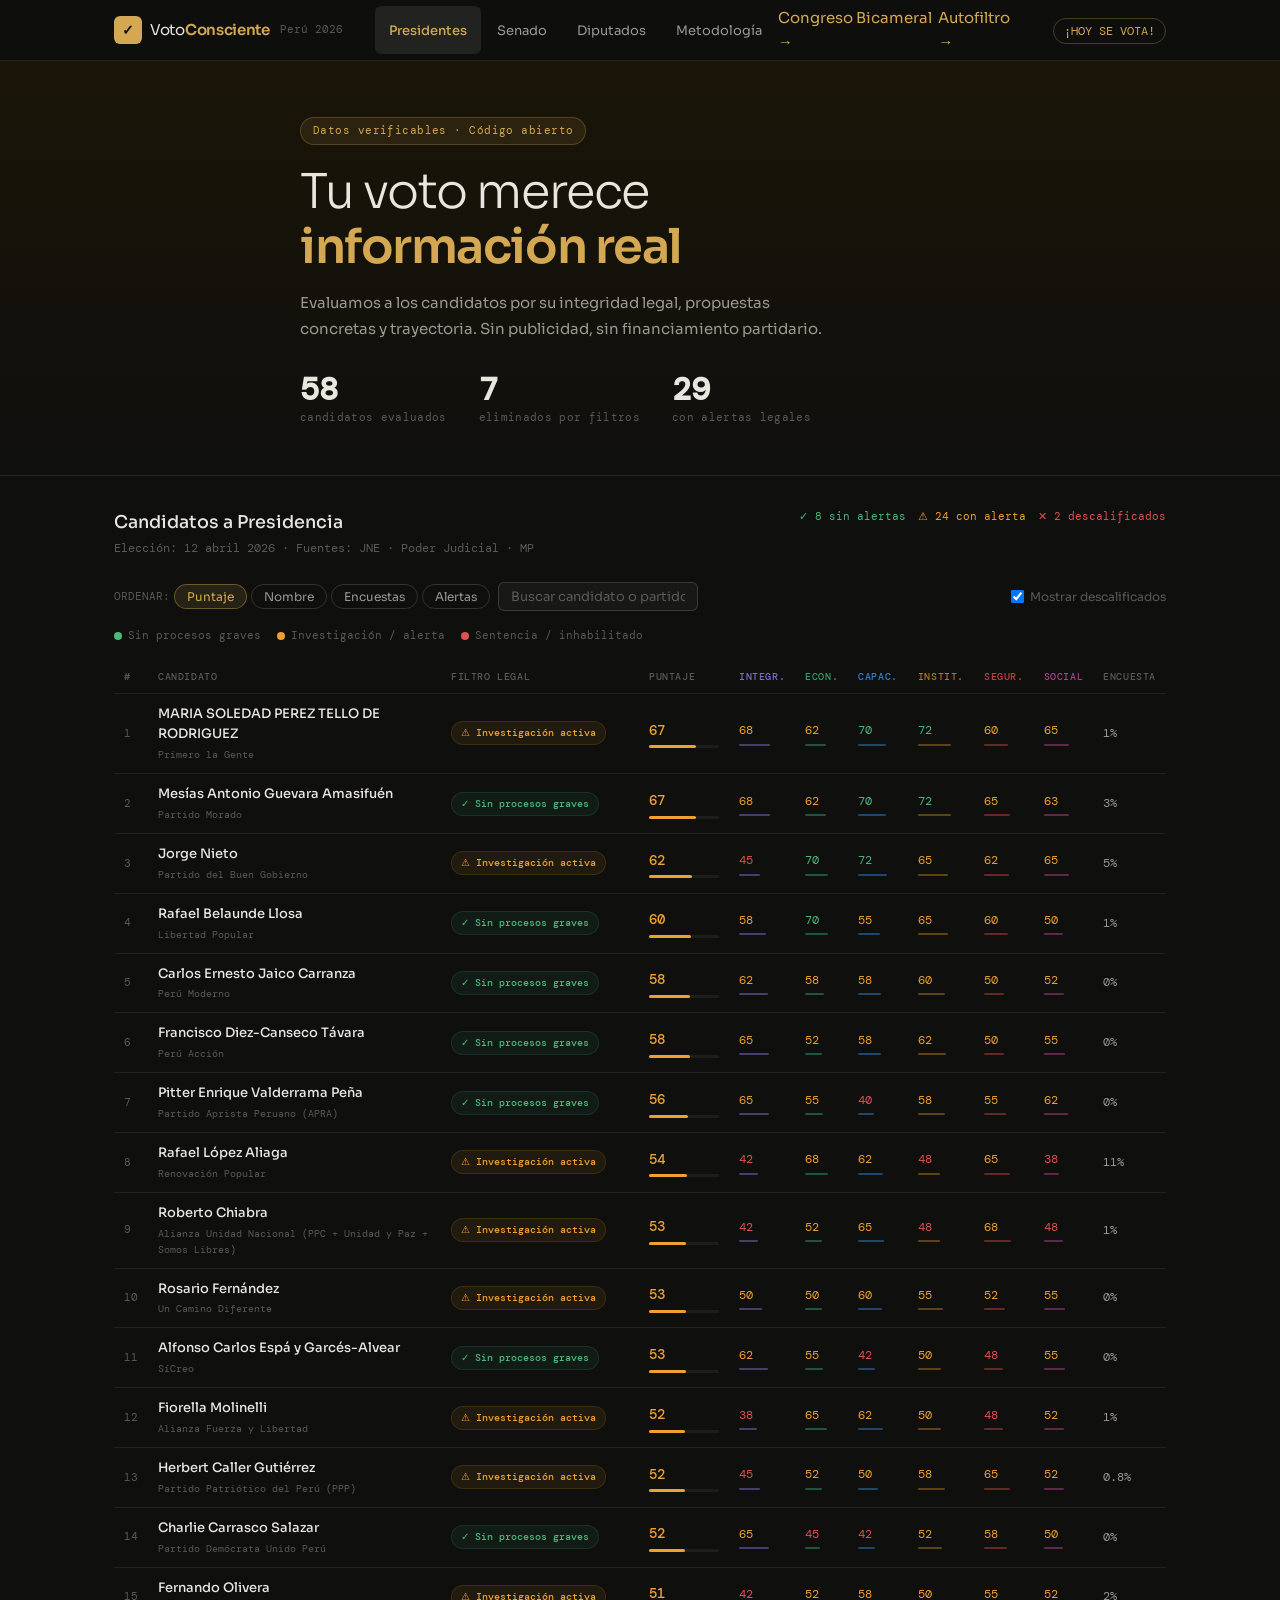
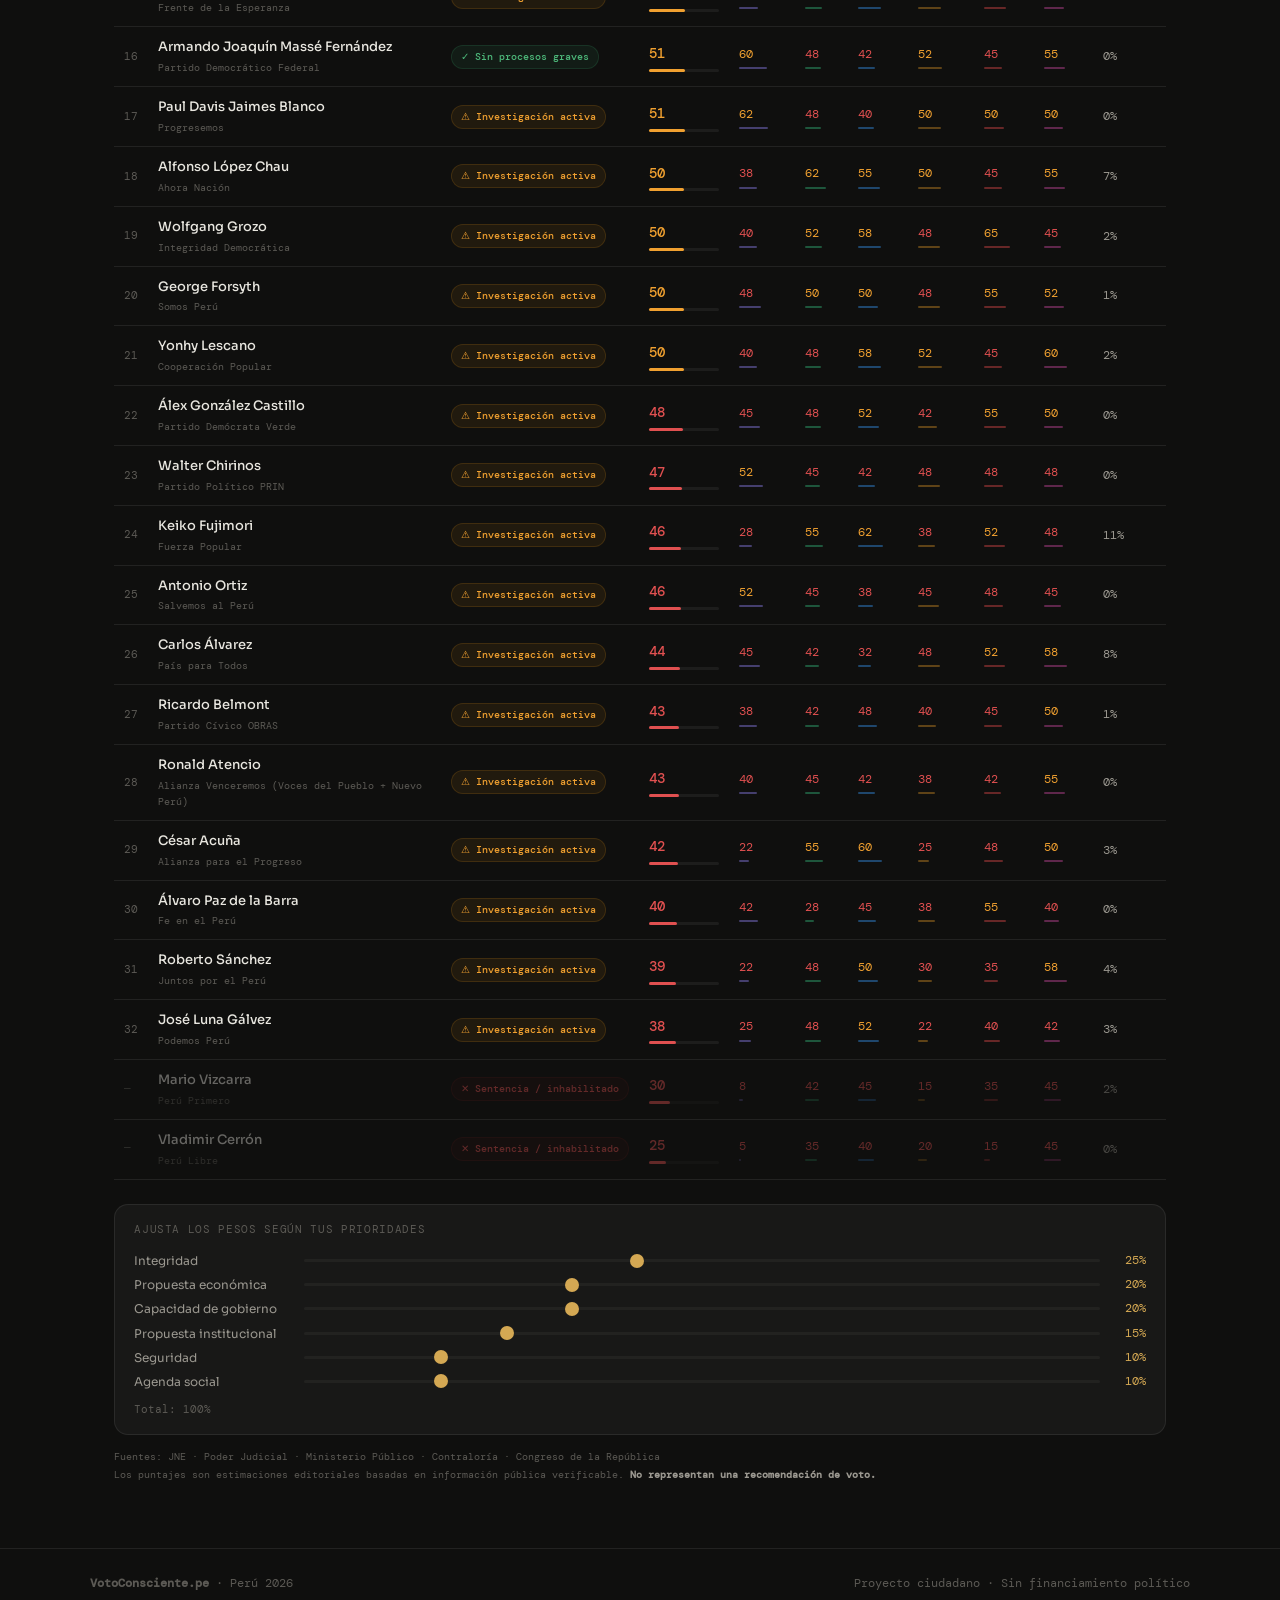
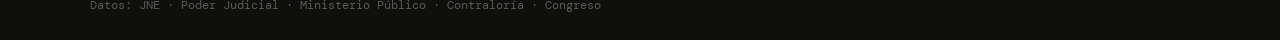
<file: index.html>
<!DOCTYPE html>
<html lang="es">
<head>
<meta charset="UTF-8">
<meta name="viewport" content="width=device-width, initial-scale=1.0">
<meta name="description" content="Voto Consciente Perú 2026 — Matriz de decisión electoral basada en integridad, propuestas y trayectoria verificable.">
<meta property="og:title" content="Voto Consciente Perú 2026">
<meta property="og:description" content="Evalúa a los candidatos presidenciales, senadores y diputados con datos verificables.">
<title>Voto Consciente · Perú 2026</title>
<link rel="preconnect" href="https://fonts.googleapis.com">
<link href="https://fonts.googleapis.com/css2?family=Sora:wght@300;400;500;600&family=DM+Mono:wght@400;500&display=swap" rel="stylesheet">
<link rel="stylesheet" href="css/styles.css">
</head>
<body>

<!-- HEADER -->
<header class="site-header">
  <div class="header-inner">
    <div class="logo">
      <span class="logo-mark">✓</span>
      <span class="logo-text">Voto<strong>Consciente</strong></span>
      <span class="logo-year">Perú 2026</span>
    </div>
    <nav class="main-nav">
      <button class="nav-btn active" data-view="presidentes">Presidentes</button>
      <button class="nav-btn" data-view="senadores">Senado</button>
      <button class="nav-btn" data-view="diputados">Diputados</button>
      <button class="nav-btn" data-view="metodologia">Metodología</button>
      <a href="congreso.html">Congreso Bicameral →</a>
      <a href="autofiltro.html">Autofiltro →</a>
    </nav>
    <div class="header-cta">
      <span class="election-countdown" id="countdown">12 ABR 2026</span>
    </div>
  </div>
</header>

<!-- HERO -->
<section class="hero" id="hero">
  <div class="hero-inner">
    <div class="hero-badge">Datos verificables · Código abierto</div>
    <h1 class="hero-title">Tu voto merece<br><em>información real</em></h1>
    <p class="hero-sub">Evaluamos a los candidatos por su integridad legal, propuestas concretas y trayectoria. Sin publicidad, sin financiamiento partidario.</p>
    <div class="hero-stats">
      <div class="hstat"><strong id="stat-total">35</strong><span>candidatos evaluados</span></div>
      <div class="hstat"><strong id="stat-elim">3</strong><span>eliminados por filtros</span></div>
      <div class="hstat"><strong id="stat-warn">8</strong><span>con alertas legales</span></div>
    </div>
  </div>
</section>

<!-- MAIN CONTENT -->
<main class="main-content">

  <!-- VIEWS -->
  <div id="view-presidentes" class="view active">
    <div id="pres-container"></div>
  </div>

  <div id="view-senadores" class="view">
    <div id="sen-container"></div>
  </div>

  <div id="view-diputados" class="view">
    <div id="dip-container"></div>
  </div>

  <div id="view-metodologia" class="view">
    <div class="metodologia-wrap">
      <h2>Metodología</h2>

      <h3>¿Cómo funciona la matriz?</h3>
      <p>La evaluación tiene dos capas:</p>
      <ol>
        <li><strong>Filtros eliminatorios (binarios):</strong> Candidatos con sentencia penal firme, inhabilitación vigente, o con orden de captura activa quedan marcados como <span class="badge-bad">Descalificado</span>. Esto no es una opinión — es información pública del Poder Judicial.</li>
        <li><strong>Puntajes ponderados (0-100):</strong> Para quienes pasan los filtros, evaluamos dimensiones múltiples con fuentes verificables. Puedes ajustar los pesos según tus prioridades.</li>
      </ol>

      <h3>Dimensiones para Presidentes</h3>
      <table class="meto-table">
        <tr><th>Dimensión</th><th>Peso base</th><th>Qué mide</th></tr>
        <tr><td>Integridad</td><td>25%</td><td>Ausencia de procesos penales, coherencia DDJJ, historial de gestión</td></tr>
        <tr><td>Propuesta económica</td><td>20%</td><td>Realismo fiscal, política de inversión, empleo formal</td></tr>
        <tr><td>Capacidad de gobierno</td><td>20%</td><td>Experiencia ejecutiva, equipo técnico, conocimiento del Estado</td></tr>
        <tr><td>Propuesta institucional</td><td>15%</td><td>Respeto a poderes independientes, plan anticorrupción</td></tr>
        <tr><td>Seguridad</td><td>10%</td><td>Estrategia anticrimen, política ciudadana, vínculos con economías ilegales</td></tr>
        <tr><td>Agenda social</td><td>10%</td><td>Salud, educación, reducción de pobreza medible</td></tr>
      </table>

      <h3>Dimensiones para Congresistas</h3>
      <table class="meto-table">
        <tr><th>Dimensión</th><th>Peso base</th><th>Qué mide</th></tr>
        <tr><td>Integridad</td><td>35%</td><td>Ausencia de procesos penales, Comisión de Ética, coherencia DDJJ</td></tr>
        <tr><td>Propuestas legislativas</td><td>25%</td><td>Calidad y cantidad de proyectos de ley presentados</td></tr>
        <tr><td>Asistencia</td><td>25%</td><td>Asistencia a sesiones en periodos anteriores (dato público)</td></tr>
        <tr><td>Representatividad</td><td>15%</td><td>Coherencia entre región que representa y propuestas</td></tr>
      </table>

      <h3>Fuentes de datos</h3>
      <ul>
        <li><a href="https://votoinformado.jne.gob.pe" target="_blank">JNE — Voto Informado</a> (Hojas de vida y DDJJ oficiales)</li>
        <li><a href="https://www.pj.gob.pe" target="_blank">Poder Judicial</a> (sentencias y expedientes)</li>
        <li><a href="https://www.mpfn.gob.pe" target="_blank">Ministerio Público</a> (investigaciones fiscales)</li>
        <li><a href="https://www.contraloria.gob.pe" target="_blank">Contraloría General</a> (auditorías de gestión)</li>
        <li><a href="https://www.congreso.gob.pe" target="_blank">Congreso de la República</a> (asistencia y proyectos de ley)</li>
        <li>Encuestas: IEP, Ipsos, CPI, Datum (mar-abr 2026)</li>
      </ul>

      <h3>Limitaciones importantes</h3>
      <p>Los puntajes son estimaciones editoriales basadas en información pública disponible. <strong>No representan una recomendación de voto.</strong> Para candidatos con poca información pública verificable, los puntajes se marcan como "sin datos suficientes". Esta herramienta es de código abierto — cualquier corrección verificable con fuente es bienvenida vía Pull Request en GitHub.</p>

      <h3>Código abierto</h3>
      <p>Todo el código y los datos de esta web están disponibles en GitHub. Si encuentras un error en un dato o quieres agregar información verificada sobre un candidato, puedes contribuir directamente.</p>

      <div class="meto-disclaimer">
        Esta herramienta no tiene financiamiento partidario. No acepta publicidad. Es un proyecto ciudadano independiente.
      </div>
    </div>
  </div>

</main>

<!-- FOOTER -->
<footer class="site-footer">
  <div class="footer-inner">
    <div class="footer-left">
      <strong>VotoConsciente.pe</strong> · Perú 2026<br>
      <span>Datos: JNE · Poder Judicial · Ministerio Público · Contraloría · Congreso</span>
    </div>
    <div class="footer-right">
      <span>Proyecto ciudadano · Sin financiamiento político</span><br>
    </div>
  </div>
</footer>

<script src="js/app.js"></script>
</body>
</html>
</file>
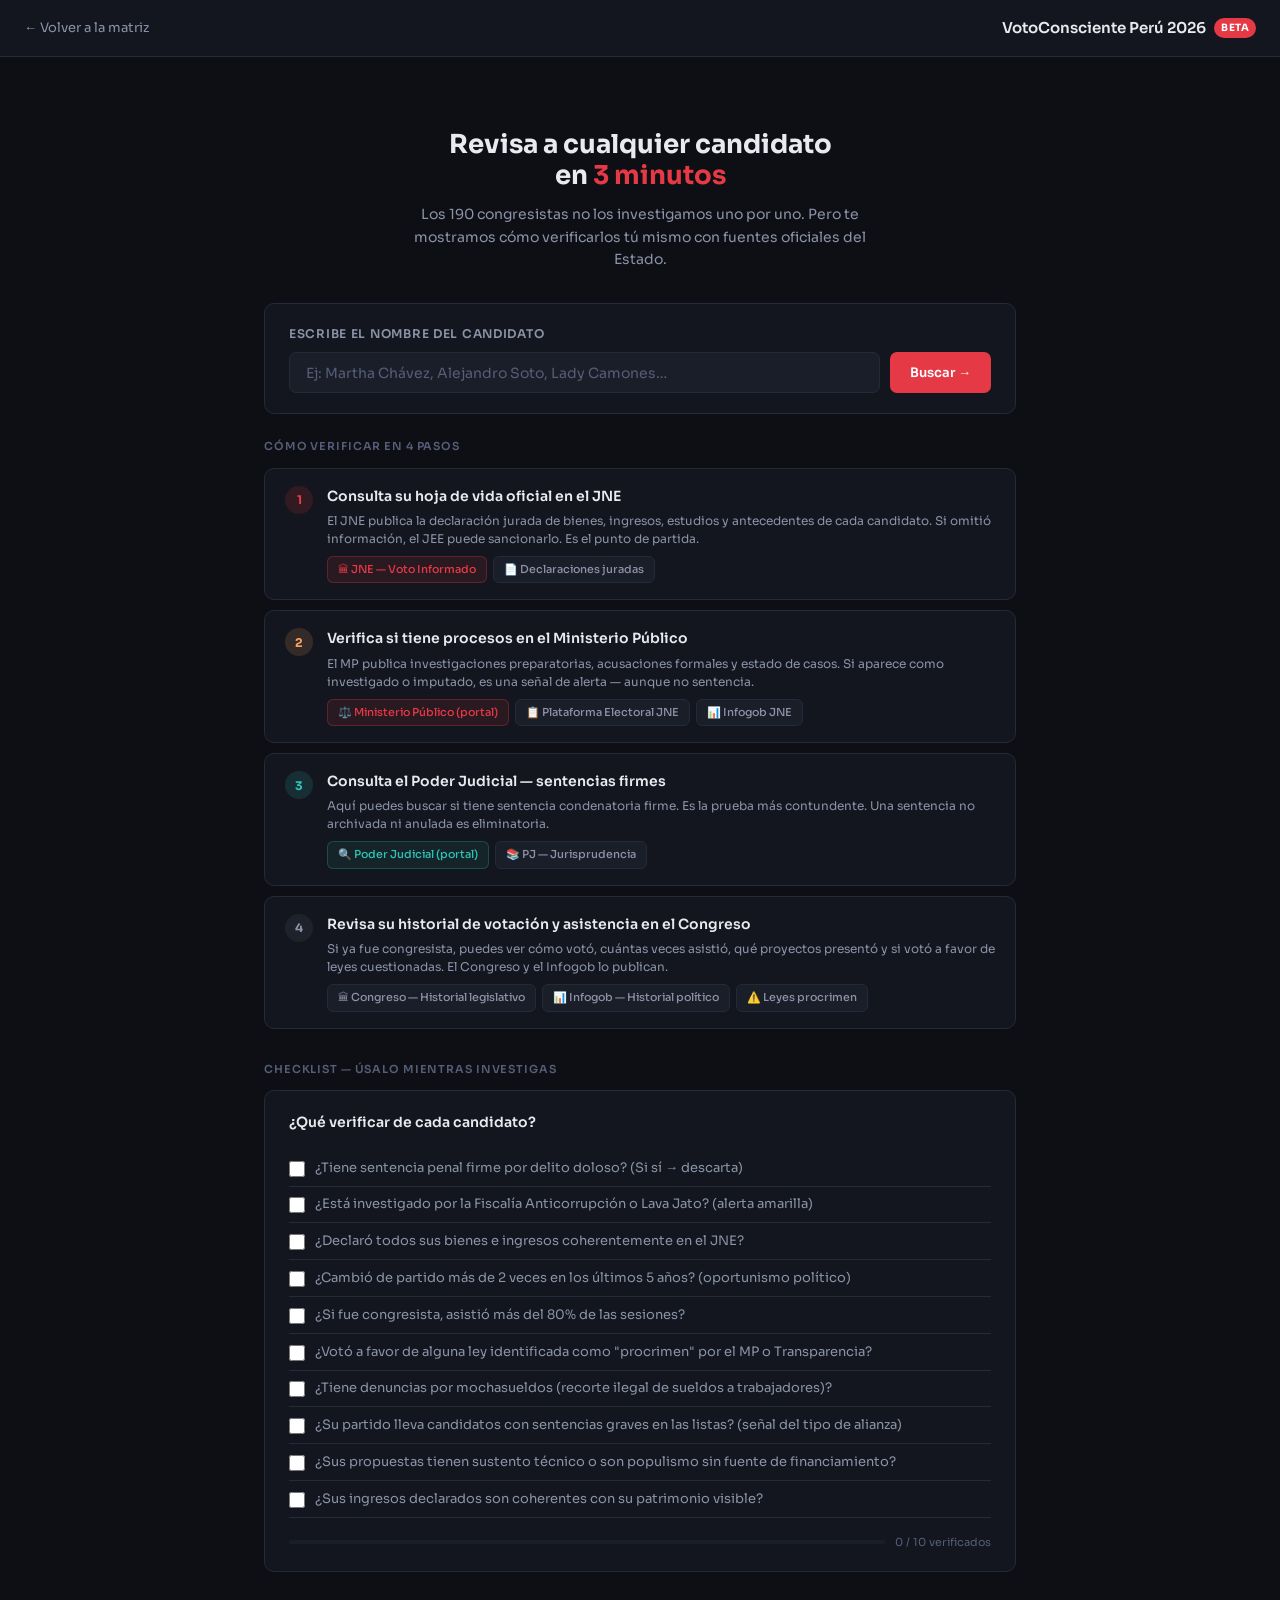
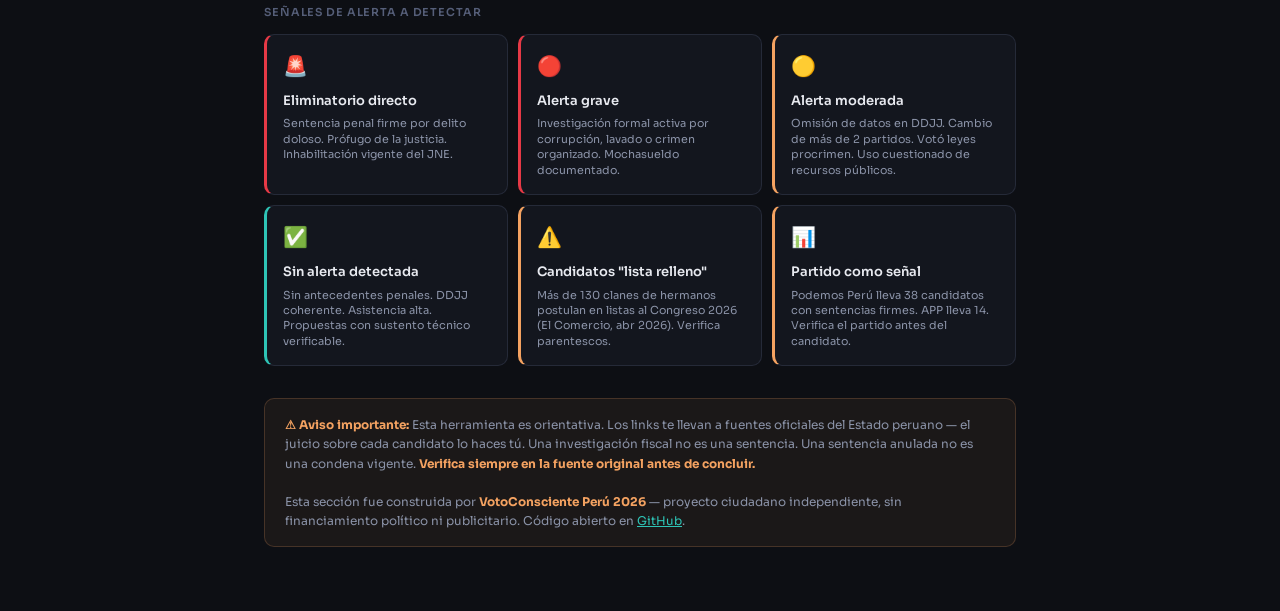
<file: autofiltro.html>
<!DOCTYPE html>
<html lang="es">
<head>
<meta charset="UTF-8">
<meta name="viewport" content="width=device-width, initial-scale=1.0">
<title>Revisa tu candidato — VotoConsciente Perú 2026</title>
<link href="https://fonts.googleapis.com/css2?family=Sora:wght@400;500;600;700&display=swap" rel="stylesheet">
<style>
  :root {
    --bg: #0d0f14;
    --bg2: #13161e;
    --bg3: #1a1e28;
    --border: #252a38;
    --accent: #e63946;
    --accent2: #f4a261;
    --green: #2ec4b6;
    --text: #e8eaf0;
    --text2: #8b93a8;
    --text3: #555e78;
    --red: #e63946;
    --yellow: #f4a261;
    --teal: #2ec4b6;
    --radius: 10px;
  }

  * { box-sizing: border-box; margin: 0; padding: 0; }

  body {
    background: var(--bg);
    color: var(--text);
    font-family: 'Sora', sans-serif;
    font-size: 14px;
    line-height: 1.6;
    min-height: 100vh;
  }

  /* HEADER */
  .header {
    background: var(--bg2);
    border-bottom: 1px solid var(--border);
    padding: 1rem 1.5rem;
    display: flex;
    align-items: center;
    gap: 12px;
  }
  .header a {
    color: var(--text2);
    text-decoration: none;
    font-size: 13px;
    display: flex;
    align-items: center;
    gap: 6px;
  }
  .header a:hover { color: var(--text); }
  .header-title {
    font-size: 15px;
    font-weight: 600;
    color: var(--text);
    margin-left: auto;
    display: flex;
    align-items: center;
    gap: 8px;
  }
  .header-title span {
    background: var(--accent);
    color: #fff;
    font-size: 10px;
    font-weight: 700;
    padding: 2px 7px;
    border-radius: 20px;
    letter-spacing: .05em;
    text-transform: uppercase;
  }

  /* MAIN */
  .main {
    max-width: 800px;
    margin: 0 auto;
    padding: 2rem 1.5rem 4rem;
  }

  .hero {
    text-align: center;
    padding: 2.5rem 0 2rem;
  }
  .hero h1 {
    font-size: 26px;
    font-weight: 700;
    line-height: 1.2;
    margin-bottom: .75rem;
  }
  .hero h1 em {
    font-style: normal;
    color: var(--accent);
  }
  .hero p {
    color: var(--text2);
    font-size: 14px;
    max-width: 480px;
    margin: 0 auto;
  }

  /* SEARCH BOX */
  .search-box {
    background: var(--bg2);
    border: 1px solid var(--border);
    border-radius: var(--radius);
    padding: 1.25rem 1.5rem;
    margin-bottom: 1.5rem;
  }
  .search-box label {
    display: block;
    font-size: 12px;
    font-weight: 600;
    color: var(--text2);
    text-transform: uppercase;
    letter-spacing: .06em;
    margin-bottom: .6rem;
  }
  .search-row {
    display: flex;
    gap: 10px;
  }
  .search-row input {
    flex: 1;
    background: var(--bg3);
    border: 1px solid var(--border);
    border-radius: 7px;
    padding: .65rem 1rem;
    color: var(--text);
    font-family: 'Sora', sans-serif;
    font-size: 14px;
    outline: none;
    transition: border-color .15s;
  }
  .search-row input:focus { border-color: var(--accent); }
  .search-row input::placeholder { color: var(--text3); }
  .btn-search {
    background: var(--accent);
    color: #fff;
    border: none;
    border-radius: 7px;
    padding: .65rem 1.25rem;
    font-family: 'Sora', sans-serif;
    font-size: 13px;
    font-weight: 600;
    cursor: pointer;
    white-space: nowrap;
    transition: opacity .15s;
  }
  .btn-search:hover { opacity: .85; }

  /* STEPS */
  .section-label {
    font-size: 11px;
    font-weight: 600;
    color: var(--text3);
    text-transform: uppercase;
    letter-spacing: .08em;
    margin-bottom: .75rem;
  }

  .steps {
    display: flex;
    flex-direction: column;
    gap: 10px;
    margin-bottom: 2rem;
  }

  .step {
    background: var(--bg2);
    border: 1px solid var(--border);
    border-radius: var(--radius);
    padding: 1rem 1.25rem;
    display: flex;
    gap: 14px;
    align-items: flex-start;
    transition: border-color .15s;
  }
  .step:hover { border-color: #353a4e; }

  .step-num {
    width: 28px;
    height: 28px;
    border-radius: 50%;
    display: flex;
    align-items: center;
    justify-content: center;
    font-size: 12px;
    font-weight: 700;
    flex-shrink: 0;
    margin-top: 1px;
  }
  .step-num.s1 { background: rgba(230,57,70,.15); color: var(--red); }
  .step-num.s2 { background: rgba(244,162,97,.15); color: var(--yellow); }
  .step-num.s3 { background: rgba(46,196,182,.15); color: var(--teal); }
  .step-num.s4 { background: rgba(139,147,168,.1); color: var(--text2); }

  .step-content h3 {
    font-size: 14px;
    font-weight: 600;
    margin-bottom: .3rem;
    color: var(--text);
  }
  .step-content p {
    font-size: 12px;
    color: var(--text2);
    line-height: 1.5;
    margin-bottom: .5rem;
  }

  .links-row {
    display: flex;
    flex-wrap: wrap;
    gap: 6px;
    margin-top: .4rem;
  }
  .link-btn {
    display: inline-flex;
    align-items: center;
    gap: 5px;
    background: var(--bg3);
    border: 1px solid var(--border);
    border-radius: 6px;
    padding: 4px 10px;
    font-size: 11px;
    font-weight: 500;
    color: var(--text2);
    text-decoration: none;
    cursor: pointer;
    transition: all .15s;
  }
  .link-btn:hover {
    background: var(--bg);
    color: var(--text);
    border-color: #3a4060;
  }
  .link-btn.primary {
    background: rgba(230,57,70,.1);
    border-color: rgba(230,57,70,.3);
    color: var(--red);
  }
  .link-btn.primary:hover {
    background: rgba(230,57,70,.2);
  }
  .link-btn.teal {
    background: rgba(46,196,182,.08);
    border-color: rgba(46,196,182,.25);
    color: var(--teal);
  }
  .link-btn.teal:hover { background: rgba(46,196,182,.15); }

  /* PREGUNTAS GUIA */
  .checklist {
    background: var(--bg2);
    border: 1px solid var(--border);
    border-radius: var(--radius);
    padding: 1.25rem 1.5rem;
    margin-bottom: 2rem;
  }
  .checklist h3 {
    font-size: 14px;
    font-weight: 600;
    margin-bottom: 1rem;
    color: var(--text);
  }
  .check-item {
    display: flex;
    align-items: flex-start;
    gap: 10px;
    padding: .55rem 0;
    border-bottom: 1px solid var(--border);
    cursor: pointer;
  }
  .check-item:last-child { border-bottom: none; }
  .check-item input[type="checkbox"] {
    width: 16px;
    height: 16px;
    margin-top: 2px;
    accent-color: var(--teal);
    flex-shrink: 0;
    cursor: pointer;
  }
  .check-item label {
    font-size: 13px;
    color: var(--text2);
    cursor: pointer;
    line-height: 1.4;
  }
  .check-item.checked label {
    color: var(--text3);
    text-decoration: line-through;
  }
  .check-progress {
    margin-top: 1rem;
    display: flex;
    align-items: center;
    gap: 10px;
  }
  .progress-bar {
    flex: 1;
    height: 4px;
    background: var(--bg3);
    border-radius: 2px;
    overflow: hidden;
  }
  .progress-fill {
    height: 100%;
    background: var(--teal);
    border-radius: 2px;
    transition: width .3s;
    width: 0%;
  }
  .progress-text {
    font-size: 11px;
    color: var(--text3);
    white-space: nowrap;
  }

  /* SEÑALES DE ALERTA */
  .alerts-grid {
    display: grid;
    grid-template-columns: repeat(auto-fill, minmax(220px, 1fr));
    gap: 10px;
    margin-bottom: 2rem;
  }
  .alert-card {
    background: var(--bg2);
    border: 1px solid var(--border);
    border-radius: var(--radius);
    padding: 1rem;
  }
  .alert-card .icon {
    font-size: 20px;
    margin-bottom: .5rem;
  }
  .alert-card h4 {
    font-size: 13px;
    font-weight: 600;
    color: var(--text);
    margin-bottom: .3rem;
  }
  .alert-card p {
    font-size: 11px;
    color: var(--text2);
    line-height: 1.4;
  }
  .alert-card.red { border-left: 3px solid var(--red); }
  .alert-card.yellow { border-left: 3px solid var(--yellow); }
  .alert-card.teal { border-left: 3px solid var(--teal); }

  /* RESULTADO URL */
  .result-box {
    background: var(--bg2);
    border: 1px solid var(--border);
    border-radius: var(--radius);
    padding: 1.25rem 1.5rem;
    display: none;
    margin-bottom: 1.5rem;
  }
  .result-box.visible { display: block; }
  .result-box h3 {
    font-size: 14px;
    font-weight: 600;
    margin-bottom: 1rem;
    color: var(--text);
  }
  .result-links {
    display: flex;
    flex-direction: column;
    gap: 8px;
  }
  .result-link-item {
    display: flex;
    align-items: center;
    justify-content: space-between;
    background: var(--bg3);
    border: 1px solid var(--border);
    border-radius: 7px;
    padding: .65rem 1rem;
    gap: 10px;
  }
  .result-link-item .site-name {
    font-size: 12px;
    font-weight: 600;
    color: var(--text);
    min-width: 130px;
  }
  .result-link-item .site-desc {
    font-size: 11px;
    color: var(--text2);
    flex: 1;
  }
  .result-link-item a {
    font-size: 11px;
    color: var(--accent);
    text-decoration: none;
    white-space: nowrap;
    font-weight: 500;
  }
  .result-link-item a:hover { text-decoration: underline; }

  /* DISCLAIMER */
  .disclaimer {
    background: rgba(244,162,97,.06);
    border: 1px solid rgba(244,162,97,.2);
    border-radius: var(--radius);
    padding: 1rem 1.25rem;
    font-size: 12px;
    color: var(--text2);
    line-height: 1.6;
    margin-top: 2rem;
  }
  .disclaimer strong { color: var(--yellow); }

  /* RESPONSIVE */
  @media (max-width: 600px) {
    .hero h1 { font-size: 20px; }
    .search-row { flex-direction: column; }
    .result-link-item { flex-direction: column; align-items: flex-start; }
    .result-link-item .site-name { min-width: auto; }
    .alerts-grid { grid-template-columns: 1fr; }
  }
</style>
</head>
<body>

<div class="header">
  <a href="index.html">← Volver a la matriz</a>
  <div class="header-title">
    VotoConsciente Perú 2026 <span>Beta</span>
  </div>
</div>

<div class="main">

  <div class="hero">
    <h1>Revisa a cualquier candidato<br>en <em>3 minutos</em></h1>
    <p>Los 190 congresistas no los investigamos uno por uno. Pero te mostramos cómo verificarlos tú mismo con fuentes oficiales del Estado.</p>
  </div>

  <!-- SEARCH BOX -->
  <div class="search-box">
    <label>Escribe el nombre del candidato</label>
    <div class="search-row">
      <input type="text" id="candidato-input" placeholder="Ej: Martha Chávez, Alejandro Soto, Lady Camones…" />
      <button class="btn-search" onclick="buscarCandidato()">Buscar →</button>
    </div>
  </div>

  <!-- RESULTADO CON LINKS PERSONALIZADOS -->
  <div class="result-box" id="result-box">
    <h3>🔍 Links de verificación para "<span id="nombre-resultado"></span>"</h3>
    <div class="result-links" id="result-links"></div>
  </div>

  <!-- PASOS -->
  <div class="section-label" style="margin-bottom:.75rem">Cómo verificar en 4 pasos</div>
  <div class="steps">

    <div class="step">
      <div class="step-num s1">1</div>
      <div class="step-content">
        <h3>Consulta su hoja de vida oficial en el JNE</h3>
        <p>El JNE publica la declaración jurada de bienes, ingresos, estudios y antecedentes de cada candidato. Si omitió información, el JEE puede sancionarlo. Es el punto de partida.</p>
        <div class="links-row">
          <a class="link-btn primary" href="https://votoinformado.jne.gob.pe" target="_blank">🏛 JNE — Voto Informado</a>
          <a class="link-btn" href="https://declara.jne.gob.pe" target="_blank">📄 Declaraciones juradas</a>
        </div>
      </div>
    </div>

    <div class="step">
      <div class="step-num s2">2</div>
      <div class="step-content">
        <h3>Verifica si tiene procesos en el Ministerio Público</h3>
        <p>El MP publica investigaciones preparatorias, acusaciones formales y estado de casos. Si aparece como investigado o imputado, es una señal de alerta — aunque no sentencia.</p>
        <div class="links-row">
          <a class="link-btn primary" href="https://www.mpfn.gob.pe" target="_blank">⚖️ Ministerio Público (portal)</a>
          <a class="link-btn" href="https://plataformaelectoral.jne.gob.pe" target="_blank">📋 Plataforma Electoral JNE</a>
          <a class="link-btn" href="https://infogob.jne.gob.pe" target="_blank">📊 Infogob JNE</a>
        </div>
      </div>
    </div>

    <div class="step">
      <div class="step-num s3">3</div>
      <div class="step-content">
        <h3>Consulta el Poder Judicial — sentencias firmes</h3>
        <p>Aquí puedes buscar si tiene sentencia condenatoria firme. Es la prueba más contundente. Una sentencia no archivada ni anulada es eliminatoria.</p>
        <div class="links-row">
          <a class="link-btn teal" href="https://www.pj.gob.pe" target="_blank">🔍 Poder Judicial (portal)</a>
          <a class="link-btn" href="https://www.pj.gob.pe/wps/wcm/connect/CIJPoral/s_ciij_home_left/s_busquedas_de_jurisprudencia/" target="_blank">📚 PJ — Jurisprudencia</a>
        </div>
      </div>
    </div>

    <div class="step">
      <div class="step-num s4">4</div>
      <div class="step-content">
        <h3>Revisa su historial de votación y asistencia en el Congreso</h3>
        <p>Si ya fue congresista, puedes ver cómo votó, cuántas veces asistió, qué proyectos presentó y si votó a favor de leyes cuestionadas. El Congreso y el Infogob lo publican.</p>
        <div class="links-row">
          <a class="link-btn" href="https://www.congreso.gob.pe/seguimiento-de-legislacion/" target="_blank">🏛 Congreso — Historial legislativo</a>
          <a class="link-btn" href="https://infogob.jne.gob.pe" target="_blank">📊 Infogob — Historial político</a>
          <a class="link-btn" href="https://leyes-procrimen.gob.pe" target="_blank">⚠️ Leyes procrimen</a>
        </div>
      </div>
    </div>

  </div>

  <!-- CHECKLIST INTERACTIVO -->
  <div class="section-label">Checklist — úsalo mientras investigas</div>
  <div class="checklist">
    <h3>¿Qué verificar de cada candidato?</h3>

    <div class="check-item" onclick="toggleCheck(this)">
      <input type="checkbox">
      <label>¿Tiene sentencia penal firme por delito doloso? (Si sí → descarta)</label>
    </div>
    <div class="check-item" onclick="toggleCheck(this)">
      <input type="checkbox">
      <label>¿Está investigado por la Fiscalía Anticorrupción o Lava Jato? (alerta amarilla)</label>
    </div>
    <div class="check-item" onclick="toggleCheck(this)">
      <input type="checkbox">
      <label>¿Declaró todos sus bienes e ingresos coherentemente en el JNE?</label>
    </div>
    <div class="check-item" onclick="toggleCheck(this)">
      <input type="checkbox">
      <label>¿Cambió de partido más de 2 veces en los últimos 5 años? (oportunismo político)</label>
    </div>
    <div class="check-item" onclick="toggleCheck(this)">
      <input type="checkbox">
      <label>¿Si fue congresista, asistió más del 80% de las sesiones?</label>
    </div>
    <div class="check-item" onclick="toggleCheck(this)">
      <input type="checkbox">
      <label>¿Votó a favor de alguna ley identificada como "procrimen" por el MP o Transparencia?</label>
    </div>
    <div class="check-item" onclick="toggleCheck(this)">
      <input type="checkbox">
      <label>¿Tiene denuncias por mochasueldos (recorte ilegal de sueldos a trabajadores)?</label>
    </div>
    <div class="check-item" onclick="toggleCheck(this)">
      <input type="checkbox">
      <label>¿Su partido lleva candidatos con sentencias graves en las listas? (señal del tipo de alianza)</label>
    </div>
    <div class="check-item" onclick="toggleCheck(this)">
      <input type="checkbox">
      <label>¿Sus propuestas tienen sustento técnico o son populismo sin fuente de financiamiento?</label>
    </div>
    <div class="check-item" onclick="toggleCheck(this)">
      <input type="checkbox">
      <label>¿Sus ingresos declarados son coherentes con su patrimonio visible?</label>
    </div>

    <div class="check-progress">
      <div class="progress-bar"><div class="progress-fill" id="progress-fill"></div></div>
      <span class="progress-text" id="progress-text">0 / 10 verificados</span>
    </div>
  </div>

  <!-- SEÑALES DE ALERTA -->
  <div class="section-label">Señales de alerta a detectar</div>
  <div class="alerts-grid">
    <div class="alert-card red">
      <div class="icon">🚨</div>
      <h4>Eliminatorio directo</h4>
      <p>Sentencia penal firme por delito doloso. Prófugo de la justicia. Inhabilitación vigente del JNE.</p>
    </div>
    <div class="alert-card red">
      <div class="icon">🔴</div>
      <h4>Alerta grave</h4>
      <p>Investigación formal activa por corrupción, lavado o crimen organizado. Mochasueldo documentado.</p>
    </div>
    <div class="alert-card yellow">
      <div class="icon">🟡</div>
      <h4>Alerta moderada</h4>
      <p>Omisión de datos en DDJJ. Cambio de más de 2 partidos. Votó leyes procrimen. Uso cuestionado de recursos públicos.</p>
    </div>
    <div class="alert-card teal">
      <div class="icon">✅</div>
      <h4>Sin alerta detectada</h4>
      <p>Sin antecedentes penales. DDJJ coherente. Asistencia alta. Propuestas con sustento técnico verificable.</p>
    </div>
    <div class="alert-card yellow">
      <div class="icon">⚠️</div>
      <h4>Candidatos "lista relleno"</h4>
      <p>Más de 130 clanes de hermanos postulan en listas al Congreso 2026 (El Comercio, abr 2026). Verifica parentescos.</p>
    </div>
    <div class="alert-card yellow">
      <div class="icon">📊</div>
      <h4>Partido como señal</h4>
      <p>Podemos Perú lleva 38 candidatos con sentencias firmes. APP lleva 14. Verifica el partido antes del candidato.</p>
    </div>
  </div>

  <!-- DISCLAIMER -->
  <div class="disclaimer">
    <strong>⚠ Aviso importante:</strong> Esta herramienta es orientativa. Los links te llevan a fuentes oficiales del Estado peruano — el juicio sobre cada candidato lo haces tú. Una investigación fiscal no es una sentencia. Una sentencia anulada no es una condena vigente. <strong>Verifica siempre en la fuente original antes de concluir.</strong><br><br>
    Esta sección fue construida por <strong>VotoConsciente Perú 2026</strong> — proyecto ciudadano independiente, sin financiamiento político ni publicitario. Código abierto en <a href="https://github.com/niqmen/voto-consciente-2026" style="color:var(--teal)">GitHub</a>.
  </div>

</div><!-- /main -->

<script>
// CHECKLIST
function toggleCheck(item) {
  const cb = item.querySelector('input[type="checkbox"]');
  cb.checked = !cb.checked;
  item.classList.toggle('checked', cb.checked);
  updateProgress();
}

function updateProgress() {
  const items = document.querySelectorAll('.check-item input[type="checkbox"]');
  const checked = [...items].filter(i => i.checked).length;
  const total = items.length;
  const pct = (checked / total * 100).toFixed(0);
  document.getElementById('progress-fill').style.width = pct + '%';
  document.getElementById('progress-text').textContent = checked + ' / ' + total + ' verificados';
}

// BUSCADOR CON LINKS DINÁMICOS
function buscarCandidato() {
  const nombre = document.getElementById('candidato-input').value.trim();
  if (!nombre) return;

  const encoded = encodeURIComponent(nombre);
  const encodedGoogle = encodeURIComponent(nombre + ' Peru investigacion fiscal corrupcion');

  const links = [
    {
      sitio: 'JNE — Voto Informado',
      desc: 'Hoja de vida, bienes, ingresos y antecedentes declarados',
      url: `https://votoinformado.jne.gob.pe/presidente-vicepresidentes`,
      action: `Buscar "${nombre}"`
    },
    {
      sitio: 'Infogob JNE',
      desc: 'Historial político, partidos, elecciones anteriores',
      url: `https://infogob.jne.gob.pe`,
      action: 'Ir →'
    },
    {
      sitio: 'Revisa Tu Candidato (RTC)',
      desc: 'Investigaciones fiscales activas por el MP',
      url: `https://plataformaelectoral.jne.gob.pe`,
      action: 'Buscar en RTC →'
    },
    {
      sitio: 'Poder Judicial — Expedientes',
      desc: 'Sentencias y procesos judiciales activos',
      url: `https://www.pj.gob.pe`,
      action: 'Buscar en PJ →'
    },
    {
      sitio: 'Google — Prensa verificada',
      desc: 'El Comercio, RPP, Ojo Público, IDL-Reporteros, La República',
      url: `https://www.google.com/search?q=${encodedGoogle}&tbm=nws`,
      action: 'Ver noticias →'
    },
    {
      sitio: 'Ministerio Público',
      desc: 'Portal oficial de la Fiscalía de la Nación',
      url: `https://www.mpfn.gob.pe`,
      action: 'Ir al MP →'
    }
  ];

  document.getElementById('nombre-resultado').textContent = nombre;

  const container = document.getElementById('result-links');
  container.innerHTML = links.map(l => `
    <div class="result-link-item">
      <span class="site-name">${l.sitio}</span>
      <span class="site-desc">${l.desc}</span>
      <a href="${l.url}" target="_blank">${l.action}</a>
    </div>
  `).join('');

  document.getElementById('result-box').classList.add('visible');
  document.getElementById('result-box').scrollIntoView({ behavior: 'smooth', block: 'nearest' });
}

// Enter en el input
document.getElementById('candidato-input').addEventListener('keydown', function(e) {
  if (e.key === 'Enter') buscarCandidato();
});
</script>

</body>
</html>
</file>
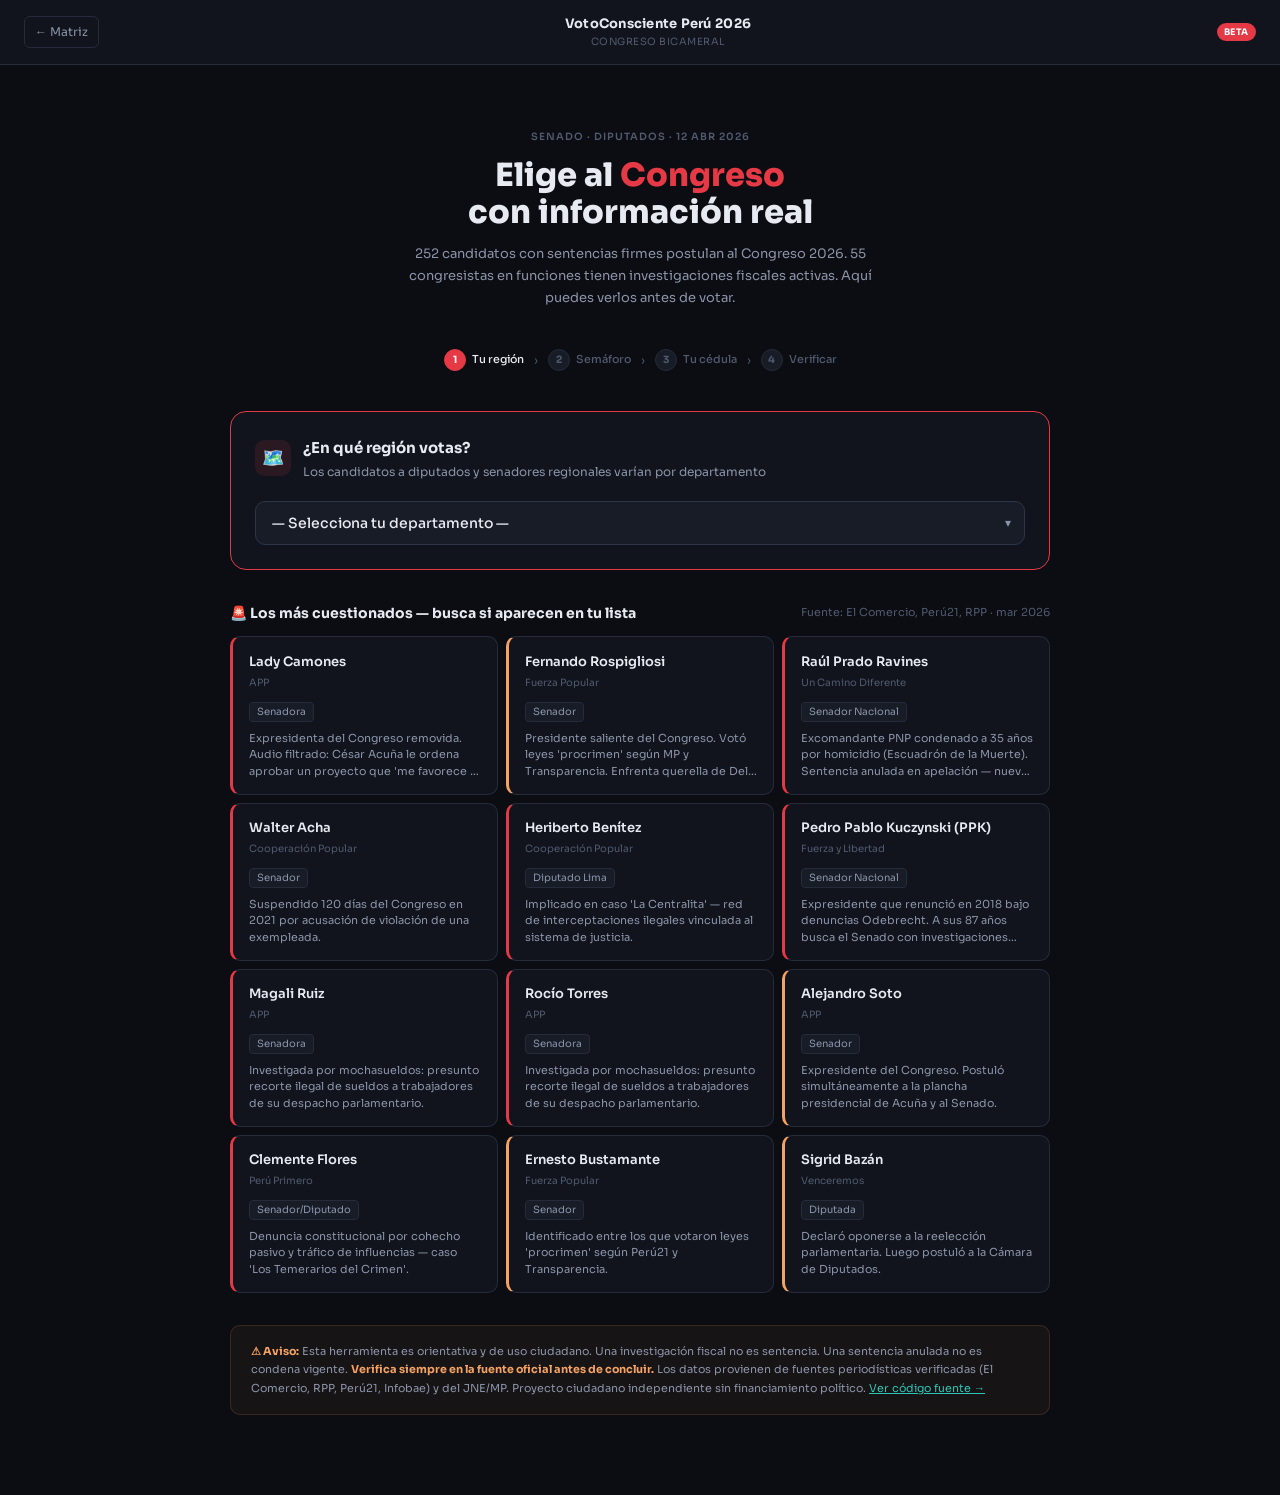
<file: congreso.html>
<!DOCTYPE html>
<html lang="es">
<head>
<meta charset="UTF-8">
<meta name="viewport" content="width=device-width, initial-scale=1.0">
<title>Congreso Bicameral — VotoConsciente Perú 2026</title>
<link href="https://fonts.googleapis.com/css2?family=Sora:wght@300;400;500;600;700;800&display=swap" rel="stylesheet">
<style>
:root {
  --bg:      #0b0d12;
  --bg2:     #11141c;
  --bg3:     #181c27;
  --bg4:     #1e2230;
  --border:  #252b3b;
  --border2: #2e3548;
  --red:     #e63946;
  --yellow:  #f4a261;
  --green:   #2ec4b6;
  --text:    #e8eaf2;
  --text2:   #8b93a8;
  --text3:   #50596e;
  --radius:  10px;
  --radius2: 16px;
}
* { box-sizing: border-box; margin: 0; padding: 0; }
html { scroll-behavior: smooth; }

body {
  background: var(--bg);
  color: var(--text);
  font-family: 'Sora', sans-serif;
  font-size: 14px;
  line-height: 1.6;
  min-height: 100vh;
}

/* ── HEADER ── */
.header {
  background: var(--bg2);
  border-bottom: 1px solid var(--border);
  padding: .85rem 1.5rem;
  display: flex;
  align-items: center;
  gap: 12px;
  position: sticky;
  top: 0;
  z-index: 100;
}
.header a.back {
  color: var(--text2);
  text-decoration: none;
  font-size: 12px;
  display: flex;
  align-items: center;
  gap: 5px;
  padding: 5px 10px;
  border: 1px solid var(--border);
  border-radius: 6px;
  transition: all .15s;
}
.header a.back:hover { color: var(--text); border-color: var(--border2); }
.header-center {
  flex: 1;
  text-align: center;
}
.header-title {
  font-size: 13px;
  font-weight: 700;
  color: var(--text);
  letter-spacing: .02em;
}
.header-sub {
  font-size: 10px;
  color: var(--text3);
  letter-spacing: .05em;
  text-transform: uppercase;
}
.badge {
  background: var(--red);
  color: #fff;
  font-size: 9px;
  font-weight: 700;
  padding: 2px 7px;
  border-radius: 20px;
  letter-spacing: .06em;
  text-transform: uppercase;
}

/* ── MAIN ── */
.main { max-width: 860px; margin: 0 auto; padding: 2rem 1.25rem 5rem; }

/* ── HERO ── */
.hero {
  text-align: center;
  padding: 2rem 0 2.5rem;
}
.hero-eyebrow {
  font-size: 10px;
  font-weight: 600;
  color: var(--text3);
  text-transform: uppercase;
  letter-spacing: .1em;
  margin-bottom: .75rem;
}
.hero h1 {
  font-size: clamp(22px, 5vw, 32px);
  font-weight: 800;
  line-height: 1.15;
  margin-bottom: .75rem;
}
.hero h1 em { font-style: normal; color: var(--red); }
.hero p {
  color: var(--text2);
  font-size: 13px;
  max-width: 500px;
  margin: 0 auto;
  line-height: 1.7;
}

/* ── STEPS INDICATOR ── */
.steps-nav {
  display: flex;
  align-items: center;
  justify-content: center;
  gap: 0;
  margin-bottom: 2.5rem;
  flex-wrap: wrap;
  gap: 4px;
}
.step-dot {
  display: flex;
  align-items: center;
  gap: 6px;
  font-size: 11px;
  color: var(--text3);
  font-weight: 500;
}
.step-dot.active { color: var(--text); }
.step-dot .num {
  width: 22px;
  height: 22px;
  border-radius: 50%;
  background: var(--bg3);
  border: 1px solid var(--border);
  display: flex;
  align-items: center;
  justify-content: center;
  font-size: 10px;
  font-weight: 700;
  flex-shrink: 0;
}
.step-dot.active .num {
  background: var(--red);
  border-color: var(--red);
  color: #fff;
}
.step-dot.done .num {
  background: var(--green);
  border-color: var(--green);
  color: #fff;
}
.step-arrow {
  color: var(--text3);
  font-size: 12px;
  padding: 0 6px;
}

/* ── SECCIÓN LABEL ── */
.section-label {
  font-size: 10px;
  font-weight: 700;
  color: var(--text3);
  text-transform: uppercase;
  letter-spacing: .1em;
  margin-bottom: .6rem;
}

/* ── PASO 1: SELECTOR DEPARTAMENTO ── */
.step-card {
  background: var(--bg2);
  border: 1px solid var(--border);
  border-radius: var(--radius2);
  padding: 1.5rem;
  margin-bottom: 1.25rem;
  transition: border-color .2s;
}
.step-card.highlighted { border-color: var(--red); }

.step-header {
  display: flex;
  align-items: center;
  gap: 12px;
  margin-bottom: 1.25rem;
}
.step-icon {
  width: 36px;
  height: 36px;
  border-radius: 9px;
  display: flex;
  align-items: center;
  justify-content: center;
  font-size: 18px;
  flex-shrink: 0;
}
.step-icon.red  { background: rgba(230,57,70,.12); }
.step-icon.yellow { background: rgba(244,162,97,.12); }
.step-icon.green { background: rgba(46,196,182,.12); }
.step-icon.gray { background: rgba(139,147,168,.08); }

.step-header h2 {
  font-size: 15px;
  font-weight: 700;
  color: var(--text);
  margin-bottom: 2px;
}
.step-header p {
  font-size: 12px;
  color: var(--text2);
}

/* SELECTOR */
.select-wrapper {
  position: relative;
}
.select-wrapper::after {
  content: '▾';
  position: absolute;
  right: 14px;
  top: 50%;
  transform: translateY(-50%);
  color: var(--text2);
  pointer-events: none;
  font-size: 12px;
}
select#departamento {
  width: 100%;
  background: var(--bg3);
  border: 1px solid var(--border2);
  border-radius: var(--radius);
  padding: .75rem 2.5rem .75rem 1rem;
  color: var(--text);
  font-family: 'Sora', sans-serif;
  font-size: 14px;
  font-weight: 500;
  outline: none;
  appearance: none;
  cursor: pointer;
  transition: border-color .15s;
}
select#departamento:focus { border-color: var(--red); }
select#departamento option { background: var(--bg3); }

/* ── PASO 2: SEMÁFORO DE PARTIDOS ── */
#paso2 { display: none; }
#paso2.visible { display: block; }

.partido-grid {
  display: flex;
  flex-direction: column;
  gap: 8px;
}

.partido-row {
  background: var(--bg3);
  border: 1px solid var(--border);
  border-radius: var(--radius);
  padding: .9rem 1.1rem;
  display: flex;
  align-items: flex-start;
  gap: 12px;
  cursor: pointer;
  transition: all .15s;
}
.partido-row:hover { border-color: var(--border2); background: var(--bg4); }
.partido-row.expanded { border-color: var(--border2); }

.alerta-dot {
  width: 10px;
  height: 10px;
  border-radius: 50%;
  flex-shrink: 0;
  margin-top: 5px;
}
.alerta-dot.bad    { background: var(--red); box-shadow: 0 0 6px rgba(230,57,70,.5); }
.alerta-dot.warn   { background: var(--yellow); box-shadow: 0 0 6px rgba(244,162,97,.4); }
.alerta-dot.ok     { background: var(--green); box-shadow: 0 0 6px rgba(46,196,182,.3); }

.partido-info { flex: 1; min-width: 0; }
.partido-nombre {
  font-size: 13px;
  font-weight: 600;
  color: var(--text);
  margin-bottom: 2px;
}
.partido-chips {
  display: flex;
  flex-wrap: wrap;
  gap: 5px;
  margin-top: 5px;
}
.chip {
  font-size: 10px;
  font-weight: 600;
  padding: 2px 8px;
  border-radius: 20px;
  white-space: nowrap;
}
.chip.red    { background: rgba(230,57,70,.15); color: var(--red); border: 1px solid rgba(230,57,70,.25); }
.chip.yellow { background: rgba(244,162,97,.12); color: var(--yellow); border: 1px solid rgba(244,162,97,.2); }
.chip.gray   { background: rgba(139,147,168,.08); color: var(--text2); border: 1px solid var(--border); }

.partido-expand {
  font-size: 11px;
  color: var(--text3);
  flex-shrink: 0;
  margin-top: 2px;
  transition: transform .2s;
}
.partido-row.expanded .partido-expand { transform: rotate(180deg); }

.partido-detalle {
  display: none;
  margin-top: .75rem;
  padding-top: .75rem;
  border-top: 1px solid var(--border);
  font-size: 12px;
  color: var(--text2);
  line-height: 1.6;
}
.partido-row.expanded .partido-detalle { display: block; }
.partido-detalle a {
  color: var(--green);
  font-size: 11px;
  text-decoration: none;
  display: inline-flex;
  align-items: center;
  gap: 4px;
  margin-top: .5rem;
}
.partido-detalle a:hover { text-decoration: underline; }

/* ── PASO 3: CEDULA ── */
#paso3 { display: none; }
#paso3.visible { display: block; }

.cedula-box {
  background: linear-gradient(135deg, rgba(46,196,182,.05) 0%, rgba(46,196,182,.02) 100%);
  border: 1px solid rgba(46,196,182,.25);
  border-radius: var(--radius2);
  padding: 1.75rem;
  text-align: center;
}
.cedula-icon { font-size: 40px; margin-bottom: .75rem; }
.cedula-box h3 {
  font-size: 16px;
  font-weight: 700;
  margin-bottom: .5rem;
  color: var(--text);
}
.cedula-box p {
  font-size: 12px;
  color: var(--text2);
  max-width: 420px;
  margin: 0 auto 1.25rem;
  line-height: 1.6;
}
.cedula-region {
  display: inline-block;
  background: rgba(46,196,182,.1);
  border: 1px solid rgba(46,196,182,.3);
  color: var(--green);
  font-size: 12px;
  font-weight: 700;
  padding: 3px 14px;
  border-radius: 20px;
  margin-bottom: 1.25rem;
  letter-spacing: .04em;
}

.btn-cedula {
  display: inline-flex;
  align-items: center;
  gap: 8px;
  background: var(--green);
  color: var(--bg);
  font-family: 'Sora', sans-serif;
  font-size: 13px;
  font-weight: 700;
  padding: .75rem 1.75rem;
  border-radius: var(--radius);
  text-decoration: none;
  transition: opacity .15s, transform .1s;
  border: none;
  cursor: pointer;
}
.btn-cedula:hover { opacity: .88; transform: translateY(-1px); }

.cedula-note {
  font-size: 11px;
  color: var(--text3);
  margin-top: .75rem;
}

/* ── PASO 4: VERIFICAR CANDIDATO ── */
#paso4 { display: none; }
#paso4.visible { display: block; }

.buscador-box {
  background: var(--bg2);
  border: 1px solid var(--border);
  border-radius: var(--radius2);
  padding: 1.5rem;
}
.buscador-box label {
  display: block;
  font-size: 11px;
  font-weight: 600;
  color: var(--text3);
  text-transform: uppercase;
  letter-spacing: .07em;
  margin-bottom: .6rem;
}
.input-row {
  display: flex;
  gap: 8px;
}
.input-row input {
  flex: 1;
  background: var(--bg3);
  border: 1px solid var(--border2);
  border-radius: var(--radius);
  padding: .7rem 1rem;
  color: var(--text);
  font-family: 'Sora', sans-serif;
  font-size: 13px;
  outline: none;
  transition: border-color .15s;
}
.input-row input:focus { border-color: var(--red); }
.input-row input::placeholder { color: var(--text3); }

.btn-buscar {
  background: var(--red);
  color: #fff;
  border: none;
  border-radius: var(--radius);
  padding: .7rem 1.25rem;
  font-family: 'Sora', sans-serif;
  font-size: 12px;
  font-weight: 700;
  cursor: pointer;
  white-space: nowrap;
  transition: opacity .15s;
}
.btn-buscar:hover { opacity: .85; }

/* resultado links */
#result-links { display: none; margin-top: 1.25rem; }
#result-links.visible { display: block; }
#result-links h4 {
  font-size: 12px;
  font-weight: 600;
  color: var(--text2);
  margin-bottom: .75rem;
}
.result-item {
  display: flex;
  align-items: center;
  justify-content: space-between;
  background: var(--bg3);
  border: 1px solid var(--border);
  border-radius: 8px;
  padding: .65rem 1rem;
  margin-bottom: 6px;
  gap: 10px;
}
.result-item .site { font-size: 12px; font-weight: 600; color: var(--text); min-width: 140px; }
.result-item .desc { font-size: 11px; color: var(--text2); flex: 1; }
.result-item a {
  font-size: 11px;
  color: var(--red);
  text-decoration: none;
  font-weight: 600;
  white-space: nowrap;
}
.result-item a:hover { text-decoration: underline; }

/* ── LISTA NEGRA PREVIEW ── */
.lista-negra-header {
  display: flex;
  align-items: center;
  justify-content: space-between;
  margin-bottom: .75rem;
  flex-wrap: wrap;
  gap: 8px;
}
.lista-negra-header h3 {
  font-size: 14px;
  font-weight: 700;
  color: var(--text);
}
.lista-negra-header span {
  font-size: 11px;
  color: var(--text3);
}

.negra-grid {
  display: grid;
  grid-template-columns: repeat(auto-fill, minmax(260px, 1fr));
  gap: 8px;
  margin-bottom: 1rem;
}
.negra-card {
  background: var(--bg2);
  border: 1px solid var(--border);
  border-left: 3px solid transparent;
  border-radius: var(--radius);
  padding: .9rem 1rem;
  transition: border-color .15s;
}
.negra-card:hover { border-color: var(--border2); }
.negra-card.bad  { border-left-color: var(--red); }
.negra-card.warn { border-left-color: var(--yellow); }

.negra-card .nombre {
  font-size: 13px;
  font-weight: 600;
  color: var(--text);
  margin-bottom: 2px;
}
.negra-card .partido-tag {
  font-size: 10px;
  color: var(--text3);
  margin-bottom: .5rem;
}
.negra-card .cargo-tag {
  display: inline-block;
  font-size: 10px;
  background: var(--bg3);
  border: 1px solid var(--border);
  color: var(--text2);
  padding: 1px 7px;
  border-radius: 4px;
  margin-bottom: .5rem;
}
.negra-card .resumen {
  font-size: 11px;
  color: var(--text2);
  line-height: 1.5;
  display: -webkit-box;
  -webkit-line-clamp: 3;
  -webkit-box-orient: vertical;
  overflow: hidden;
}

/* ── DISCLAIMER ── */
.disclaimer {
  background: rgba(244,162,97,.05);
  border: 1px solid rgba(244,162,97,.15);
  border-radius: var(--radius);
  padding: 1rem 1.25rem;
  font-size: 11px;
  color: var(--text2);
  line-height: 1.7;
  margin-top: 2rem;
}
.disclaimer strong { color: var(--yellow); }

/* ── RESPONSIVE ── */
@media (max-width: 580px) {
  .input-row { flex-direction: column; }
  .result-item { flex-direction: column; align-items: flex-start; }
  .result-item .site { min-width: auto; }
  .negra-grid { grid-template-columns: 1fr; }
  .steps-nav { gap: 2px; }
  .step-arrow { padding: 0 2px; font-size: 10px; }
}

/* animación entrada */
@keyframes fadeUp {
  from { opacity: 0; transform: translateY(12px); }
  to   { opacity: 1; transform: translateY(0); }
}
.animate { animation: fadeUp .3s ease forwards; }
</style>
</head>
<body>

<!-- HEADER -->
<div class="header">
  <a href="index.html" class="back">← Matriz</a>
  <div class="header-center">
    <div class="header-title">VotoConsciente Perú 2026</div>
    <div class="header-sub">Congreso Bicameral</div>
  </div>
  <span class="badge">Beta</span>
</div>

<div class="main">

  <!-- HERO -->
  <div class="hero">
    <div class="hero-eyebrow">Senado · Diputados · 12 abr 2026</div>
    <h1>Elige al <em>Congreso</em><br>con información real</h1>
    <p>252 candidatos con sentencias firmes postulan al Congreso 2026. 55 congresistas en funciones tienen investigaciones fiscales activas. Aquí puedes verlos antes de votar.</p>
  </div>

  <!-- STEPS NAV -->
  <div class="steps-nav" id="steps-nav">
    <div class="step-dot active" id="dot1">
      <div class="num">1</div> Tu región
    </div>
    <div class="step-arrow">›</div>
    <div class="step-dot" id="dot2">
      <div class="num">2</div> Semáforo
    </div>
    <div class="step-arrow">›</div>
    <div class="step-dot" id="dot3">
      <div class="num">3</div> Tu cédula
    </div>
    <div class="step-arrow">›</div>
    <div class="step-dot" id="dot4">
      <div class="num">4</div> Verificar
    </div>
  </div>

  <!-- ── PASO 1: DEPARTAMENTO ── -->
  <div class="step-card highlighted" id="paso1-card">
    <div class="step-header">
      <div class="step-icon red">🗺️</div>
      <div>
        <h2>¿En qué región votas?</h2>
        <p>Los candidatos a diputados y senadores regionales varían por departamento</p>
      </div>
    </div>
    <div class="select-wrapper">
      <select id="departamento" onchange="seleccionarDepartamento()">
        <option value="">— Selecciona tu departamento —</option>
        <option value="Amazonas|https://www.onpe.gob.pe/modElecciones/elecciones/EG2026/Cedulas/cedula-SIM-AMAZONAS.pdf">Amazonas</option>
        <option value="Ancash|https://www.onpe.gob.pe/modElecciones/elecciones/EG2026/Cedulas/cedula-SIM-ANCASH.pdf">Áncash</option>
        <option value="Apurímac|https://www.onpe.gob.pe/modElecciones/elecciones/EG2026/Cedulas/cedula-SIM-APURIMAC.pdf">Apurímac</option>
        <option value="Arequipa|https://www.onpe.gob.pe/modElecciones/elecciones/EG2026/Cedulas/cedula-SIM-AREQUIPA.pdf">Arequipa</option>
        <option value="Ayacucho|https://www.onpe.gob.pe/modElecciones/elecciones/EG2026/Cedulas/cedula-SIM-AYACUCHO.pdf">Ayacucho</option>
        <option value="Cajamarca|https://www.onpe.gob.pe/modElecciones/elecciones/EG2026/Cedulas/cedula-SIM-CAJAMARCA.pdf">Cajamarca</option>
        <option value="Callao|https://www.onpe.gob.pe/modElecciones/elecciones/EG2026/Cedulas/cedula-SIM-CALLAO.pdf">Callao</option>
        <option value="Cusco|https://www.onpe.gob.pe/modElecciones/elecciones/EG2026/Cedulas/cedula-SIM-CUSCO.pdf">Cusco</option>
        <option value="Huancavelica|https://www.onpe.gob.pe/modElecciones/elecciones/EG2026/Cedulas/cedula-SIM-HUANCAVELICA.pdf">Huancavelica</option>
        <option value="Huánuco|https://www.onpe.gob.pe/modElecciones/elecciones/EG2026/Cedulas/cedula-SIM-HUANUCO.pdf">Huánuco</option>
        <option value="Ica|https://www.onpe.gob.pe/modElecciones/elecciones/EG2026/Cedulas/cedula-SIM-ICA.pdf">Ica</option>
        <option value="Junín|https://www.onpe.gob.pe/modElecciones/elecciones/EG2026/Cedulas/cedula-SIM-JUNIN.pdf">Junín</option>
        <option value="La Libertad|https://www.onpe.gob.pe/modElecciones/elecciones/EG2026/Cedulas/cedula-SIM-LA-LIBERTAD.pdf">La Libertad</option>
        <option value="Lambayeque|https://www.onpe.gob.pe/modElecciones/elecciones/EG2026/Cedulas/cedula-SIM-LAMBAYEQUE.pdf">Lambayeque</option>
        <option value="Lima Metropolitana|https://www.onpe.gob.pe/modElecciones/elecciones/EG2026/Cedulas/cedula-SIM-LIMA-METROPOLITANA.pdf">Lima Metropolitana</option>
        <option value="Lima Provincias|https://www.onpe.gob.pe/modElecciones/elecciones/EG2026/Cedulas/cedula-SIM-LIMA-PROVINCIAS.pdf">Lima Provincias</option>
        <option value="Loreto|https://www.onpe.gob.pe/modElecciones/elecciones/EG2026/Cedulas/cedula-SIM-LORETO.pdf">Loreto</option>
        <option value="Madre de Dios|https://www.onpe.gob.pe/modElecciones/elecciones/EG2026/Cedulas/cedula-SIM-MADRE-DE-DIOS.pdf">Madre de Dios</option>
        <option value="Moquegua|https://www.onpe.gob.pe/modElecciones/elecciones/EG2026/Cedulas/cedula-SIM-MOQUEGUA.pdf">Moquegua</option>
        <option value="Pasco|https://www.onpe.gob.pe/modElecciones/elecciones/EG2026/Cedulas/cedula-SIM-PASCO.pdf">Pasco</option>
        <option value="Piura|https://www.onpe.gob.pe/modElecciones/elecciones/EG2026/Cedulas/cedula-SIM-PIURA.pdf">Piura</option>
        <option value="Puno|https://www.onpe.gob.pe/modElecciones/elecciones/EG2026/Cedulas/cedula-SIM-PUNO.pdf">Puno</option>
        <option value="San Martín|https://www.onpe.gob.pe/modElecciones/elecciones/EG2026/Cedulas/cedula-SIM-SAN-MARTIN.pdf">San Martín</option>
        <option value="Tacna|https://www.onpe.gob.pe/modElecciones/elecciones/EG2026/Cedulas/cedula-SIM-TACNA.pdf">Tacna</option>
        <option value="Tumbes|https://www.onpe.gob.pe/modElecciones/elecciones/EG2026/Cedulas/cedula-SIM-TUMBES.pdf">Tumbes</option>
        <option value="Ucayali|https://www.onpe.gob.pe/modElecciones/elecciones/EG2026/Cedulas/cedula-SIM-UCAYALI.pdf">Ucayali</option>
        <option value="Extranjero|https://www.onpe.gob.pe/modElecciones/elecciones/EG2026/Cedulas/Cedula-SIM-PERUANOS-RESIDENTES-EN-EL-EXTRANJERO.pdf">Peruanos en el Extranjero</option>
      </select>
    </div>
  </div>

  <!-- ── PASO 2: SEMÁFORO PARTIDOS ── -->
  <div id="paso2" class="step-card">
    <div class="step-header">
      <div class="step-icon yellow">⚠️</div>
      <div>
        <h2>Semáforo por partido</h2>
        <p>Antes de ver los candidatos, revisa el historial de cada organización política</p>
      </div>
    </div>

    <div class="partido-grid" id="partido-grid">
      <!-- generado por JS -->
    </div>
  </div>

  <!-- ── PASO 3: CÉDULA ── -->
  <div id="paso3" class="step-card">
    <div class="step-header">
      <div class="step-icon green">📋</div>
      <div>
        <h2>Tu cédula de sufragio</h2>
        <p>Lista oficial de todos los candidatos de tu región — senadores, diputados y Parlamento Andino</p>
      </div>
    </div>
    <div class="cedula-box">
      <div class="cedula-icon">🗳️</div>
      <div class="cedula-region" id="cedula-region-label">—</div>
      <h3>Formato de cédula — ONPE 2026</h3>
      <p>La ONPE publica un PDF de práctica con el formato real de tu cédula. Muestra los partidos y cómo marcar, pero <strong>sin los nombres de candidatos</strong>. Para ver la lista completa con nombres y números de voto preferencial usa el JNE.</p>
      <div style="display:flex;gap:10px;justify-content:center;flex-wrap:wrap;margin-bottom:.75rem">
        <a href="#" id="btn-cedula" class="btn-cedula" target="_blank" rel="noopener" style="font-size:12px;padding:.6rem 1.2rem">
          📄 Ver formato de cédula (ONPE) →
        </a>
        <a href="https://votoinformado.jne.gob.pe" target="_blank" rel="noopener" class="btn-cedula" style="background:var(--red);font-size:12px;padding:.6rem 1.2rem">
          🏛 Lista de candidatos (JNE) →
        </a>
      </div>
      <div class="cedula-note">En el JNE: filtra por partido y región para ver candidatos con nombres y N° preferencial</div>
    </div>
  </div>

  <!-- ── PASO 4: VERIFICAR CANDIDATO ── -->
  <div id="paso4" class="step-card">
    <div class="step-header">
      <div class="step-icon gray">🔍</div>
      <div>
        <h2>Verifica a cualquier candidato</h2>
        <p>Escribe el nombre de un candidato y te generamos links directos a fuentes oficiales</p>
      </div>
    </div>
    <div class="buscador-box">
      <label>Nombre del candidato</label>
      <div class="input-row">
        <input type="text" id="candidato-input" placeholder="Ej: Lady Camones, Fernando Rospigliosi…" />
        <button class="btn-buscar" onclick="buscarCandidato()">Buscar →</button>
      </div>
      <div id="result-links">
        <h4 id="result-titulo"></h4>
        <div id="result-items"></div>
      </div>
    </div>
  </div>

  <!-- ── LISTA NEGRA PREVIEW ── -->
  <div style="margin-top:2rem">
    <div class="lista-negra-header">
      <h3>🚨 Los más cuestionados — busca si aparecen en tu lista</h3>
      <span>Fuente: El Comercio, Perú21, RPP · mar 2026</span>
    </div>
    <div class="negra-grid" id="negra-grid">
      <!-- generado por JS -->
    </div>
  </div>

  <!-- DISCLAIMER -->
  <div class="disclaimer">
    <strong>⚠ Aviso:</strong> Esta herramienta es orientativa y de uso ciudadano. Una investigación fiscal no es sentencia. Una sentencia anulada no es condena vigente. <strong>Verifica siempre en la fuente oficial antes de concluir.</strong> Los datos provienen de fuentes periodísticas verificadas (El Comercio, RPP, Perú21, Infobae) y del JNE/MP. Proyecto ciudadano independiente sin financiamiento político. <a href="https://github.com/niqmen/voto-consciente-2026" style="color:var(--green)">Ver código fuente →</a>
  </div>

</div><!-- /main -->

<script>
// ── DATOS: PARTIDOS ──
const partidos = [
  {
    nombre: "Podemos Perú",
    alerta: "bad",
    chips: [{t:"38 sentenciados",c:"red"},{t:"Mochasueldo",c:"red"},{t:"Luna Gálvez investigado",c:"red"}],
    nota: "38 candidatos con sentencias firmes en sus listas: proxenetismo, peculado, corrupción de funcionarios. 8 actuales congresistas en reelección, varios investigados por mochasueldos. José Luna Gálvez enfrenta pedido fiscal de 22 años y 8 meses de cárcel.",
    fuente: "https://www.americatv.com.pe/noticias/actualidad/podemos-peru-lleva-sus-listas-38-candidatos-sentencias-n515833",
    fuente_txt: "América TV — Cuarto Poder, feb 2026"
  },
  {
    nombre: "Alianza para el Progreso (APP)",
    alerta: "bad",
    chips: [{t:"14 sentenciados Senado",c:"red"},{t:"Mochasueldo",c:"red"},{t:"7 investigados MP",c:"yellow"}],
    nota: "14 candidatos al Senado con sentencias firmes. Magali Ruiz y Rocío Torres investigadas por mochasueldos. Historial: el partido llevó al Congreso 2021-2026 a Freddy Díaz (condenado por violación), Benicio Ríos (colusión) y Edwin Donayre (peculado).",
    fuente: "https://elcomercio.pe/politica/elecciones/congresistas-mochasueldo-exministros-de-pedro-castillo-y-otros-quienes-son-los-candidatos-para-las-elecciones-del-2026-tlcnota-noticia/",
    fuente_txt: "El Comercio, dic 2025"
  },
  {
    nombre: "Fuerza Popular",
    alerta: "warn",
    chips: [{t:"15 sentenciados",c:"red"},{t:"11 investigados MP",c:"yellow"},{t:"Leyes procrimen",c:"yellow"}],
    nota: "15 candidatos al Senado con sentencias. 11 con procesos fiscales activos (Fuerza Popular lidera ese conteo). Rospigliosi, Bustamante identificados entre los que votaron leyes 'procrimen' — normas que debilitan la persecución de la criminalidad organizada según el MP y Transparencia.",
    fuente: "https://peru21.pe/investigacion/octogonos-de-candidatos-peru-sentencias-populismo-y-mineria-ilegal/",
    fuente_txt: "Perú21 — Octógonos candidatos, mar 2026"
  },
  {
    nombre: "Renovación Popular",
    alerta: "warn",
    chips: [{t:"10 sentenciados",c:"red"},{t:"6 investigados MP",c:"yellow"}],
    nota: "10 candidatos al Senado con sentencias. 6 con investigaciones fiscales activas. López Aliaga (candidato presidencial) enfrenta 3 investigaciones graves: Panama Papers, endeudamiento MML y Vía Expresa Norte.",
    fuente: "https://peru21.pe/investigacion/octogonos-de-candidatos-peru-sentencias-populismo-y-mineria-ilegal/",
    fuente_txt: "Perú21 — Octógonos candidatos, mar 2026"
  },
  {
    nombre: "Perú Libre",
    alerta: "bad",
    chips: [{t:"9 investigados MP",c:"yellow"},{t:"Cerrón prófugo",c:"red"},{t:"Org. criminal",c:"red"}],
    nota: "9 candidatos con procesos fiscales. Vladimir Cerrón (figura del partido) es prófugo con sentencia firme y orden de captura Interpol. El partido ha sido investigado como organización criminal en el caso Los Dinámicos del Centro.",
    fuente: "https://rpp.pe/peru/actualidad/elecciones-2026-55-congresistas-que-buscan-la-reeleccion-estan-bajo-investigacion-de-la-fiscalia-segun-plataforma-rtc-noticia-1673054",
    fuente_txt: "RPP — Plataforma RTC, feb 2026"
  },
  {
    nombre: "Cooperación Popular",
    alerta: "bad",
    chips: [{t:"Walter Acha (acusado violación)",c:"red"},{t:"Benítez-La Centralita",c:"red"}],
    nota: "Lleva a Walter Acha (suspendido 120 días por acusación de violación) al Senado, y a Heriberto Benítez (implicado en caso 'La Centralita') como candidato a diputado por Lima.",
    fuente: "https://elcomercio.pe/politica/congreso/mas-de-130-excongresistas-buscan-regresar-como-senadores-o-diputados-los-principales-rostros-y-los-cuestionados-elecciones-2026-congreso-bicameral-tlcnota-noticia/",
    fuente_txt: "El Comercio, ene 2026"
  },
  {
    nombre: "Un Camino Diferente",
    alerta: "bad",
    chips: [{t:"Prado Ravines — 35 años condena",c:"red"}],
    nota: "Candidato al Senado Nacional: Raúl Prado Ravines, excomandante PNP condenado a 35 años por homicidio calificado (Escuadrón de la Muerte). La sentencia fue anulada en apelación — nuevo juicio pendiente. Estuvo prófugo.",
    fuente: "https://elcomercio.pe/politica/elecciones/congresistas-mochasueldo-exministros-de-pedro-castillo-y-otros-quienes-son-los-candidatos-para-las-elecciones-del-2026-tlcnota-noticia/",
    fuente_txt: "El Comercio, dic 2025"
  },
  {
    nombre: "Juntos por el Perú",
    alerta: "warn",
    chips: [{t:"5 investigados MP",c:"yellow"},{t:"R. Sánchez — 6 carpetas",c:"yellow"}],
    nota: "5 candidatos con investigaciones fiscales. Roberto Sánchez (candidato presidencial y a diputado) tiene 6 carpetas fiscales activas incluyendo rebelión por el golpe de dic 2022.",
    fuente: "https://rpp.pe/peru/actualidad/elecciones-2026-55-congresistas-que-buscan-la-reeleccion-estan-bajo-investigacion-de-la-fiscalia-segun-plataforma-rtc-noticia-1673054",
    fuente_txt: "RPP — Plataforma RTC, feb 2026"
  },
  {
    nombre: "Fuerza y Libertad (Alianza)",
    alerta: "warn",
    chips: [{t:"PPK — investigado Odebrecht",c:"yellow"},{t:"Molinelli — 3 procesos",c:"yellow"}],
    nota: "Postula a PPK (87 años, investigado Odebrecht) al Senado. Fiorella Molinelli (candidata presidencial) tiene 3 procesos fiscales activos.",
    fuente: "https://www.infobae.com/peru/2025/11/12/elecciones-2026-quienes-son-los-aspirantes-al-senado-peruano-los-nombres-que-ya-se-han-anunciado/",
    fuente_txt: "Infobae, nov 2025"
  },
  {
    nombre: "Alianza Venceremos",
    alerta: "warn",
    chips: [{t:"Atencio — defensor Bermejo",c:"yellow"},{t:"Bazán — cambio discurso",c:"gray"}],
    nota: "Ronald Atencio es el abogado defensor de Guillermo Bermejo, condenado por terrorismo. Sigrid Bazán declaró oponerse a la reelección parlamentaria — luego postuló a Diputados.",
    fuente: "https://www.infobae.com/peru/2025/12/27/los-88-congresistas-que-buscan-reelegirse-en-el-nuevo-congreso-bicameral-rumbo-a-las-elecciones-2026/",
    fuente_txt: "Infobae, dic 2025"
  }
];

// ── DATOS: LISTA NEGRA ──
const listaNegra = [
  { nombre:"Lady Camones", partido:"APP", cargo:"Senadora", alerta:"bad", resumen:"Expresidenta del Congreso removida. Audio filtrado: César Acuña le ordena aprobar un proyecto que 'me favorece a mí'. Investigada por mochasueldos." },
  { nombre:"Fernando Rospigliosi", partido:"Fuerza Popular", cargo:"Senador", alerta:"warn", resumen:"Presidente saliente del Congreso. Votó leyes 'procrimen' según MP y Transparencia. Enfrenta querella de Delia Espinoza." },
  { nombre:"Raúl Prado Ravines", partido:"Un Camino Diferente", cargo:"Senador Nacional", alerta:"bad", resumen:"Excomandante PNP condenado a 35 años por homicidio (Escuadrón de la Muerte). Sentencia anulada en apelación — nuevo juicio pendiente." },
  { nombre:"Walter Acha", partido:"Cooperación Popular", cargo:"Senador", alerta:"bad", resumen:"Suspendido 120 días del Congreso en 2021 por acusación de violación de una exempleada." },
  { nombre:"Heriberto Benítez", partido:"Cooperación Popular", cargo:"Diputado Lima", alerta:"bad", resumen:"Implicado en caso 'La Centralita' — red de interceptaciones ilegales vinculada al sistema de justicia." },
  { nombre:"Pedro Pablo Kuczynski (PPK)", partido:"Fuerza y Libertad", cargo:"Senador Nacional", alerta:"bad", resumen:"Expresidente que renunció en 2018 bajo denuncias Odebrecht. A sus 87 años busca el Senado con investigaciones activas." },
  { nombre:"Magali Ruiz", partido:"APP", cargo:"Senadora", alerta:"bad", resumen:"Investigada por mochasueldos: presunto recorte ilegal de sueldos a trabajadores de su despacho parlamentario." },
  { nombre:"Rocío Torres", partido:"APP", cargo:"Senadora", alerta:"bad", resumen:"Investigada por mochasueldos: presunto recorte ilegal de sueldos a trabajadores de su despacho parlamentario." },
  { nombre:"Alejandro Soto", partido:"APP", cargo:"Senador", alerta:"warn", resumen:"Expresidente del Congreso. Postuló simultáneamente a la plancha presidencial de Acuña y al Senado." },
  { nombre:"Clemente Flores", partido:"Perú Primero", cargo:"Senador/Diputado", alerta:"bad", resumen:"Denuncia constitucional por cohecho pasivo y tráfico de influencias — caso 'Los Temerarios del Crimen'." },
  { nombre:"Ernesto Bustamante", partido:"Fuerza Popular", cargo:"Senador", alerta:"warn", resumen:"Identificado entre los que votaron leyes 'procrimen' según Perú21 y Transparencia." },
  { nombre:"Sigrid Bazán", partido:"Venceremos", cargo:"Diputada", alerta:"warn", resumen:"Declaró oponerse a la reelección parlamentaria. Luego postuló a la Cámara de Diputados." }
];

// ── ESTADO GLOBAL ──
let cedula_url = '';
let cedula_region = '';

// ── FUNCIONES ──
function seleccionarDepartamento() {
  const sel = document.getElementById('departamento');
  const val = sel.value;
  if (!val) return;

  const parts = val.split('|');
  cedula_region = parts[0];
  cedula_url    = parts[1];

  // Actualizar step dots
  document.getElementById('dot1').classList.add('done');
  document.getElementById('dot1').classList.remove('active');
  document.getElementById('dot2').classList.add('active');
  document.getElementById('dot3').classList.add('active');
  document.getElementById('dot4').classList.add('active');

  // Mostrar pasos
  mostrarPasos();

  // Scroll suave
  setTimeout(() => {
    document.getElementById('paso2').scrollIntoView({ behavior: 'smooth', block: 'start' });
  }, 100);
}

function mostrarPasos() {
  // Paso 2 — semáforo
  const p2 = document.getElementById('paso2');
  p2.classList.add('visible', 'animate');
  renderPartidos();

  // Paso 3 — cédula
  const p3 = document.getElementById('paso3');
  p3.classList.add('visible', 'animate');
  document.getElementById('cedula-region-label').textContent = cedula_region;
  document.getElementById('btn-cedula').href = cedula_url;

  // Paso 4 — verificar
  document.getElementById('paso4').classList.add('visible', 'animate');
}

function renderPartidos() {
  const grid = document.getElementById('partido-grid');
  grid.innerHTML = partidos.map((p, i) => `
    <div class="partido-row" id="prow-${i}" onclick="togglePartido(${i})">
      <div class="alerta-dot ${p.alerta}"></div>
      <div class="partido-info">
        <div class="partido-nombre">${p.nombre}</div>
        <div class="partido-chips">
          ${p.chips.map(c => `<span class="chip ${c.c}">${c.t}</span>`).join('')}
        </div>
        <div class="partido-detalle">
          ${p.nota}
          <br>
          <a href="${p.fuente}" target="_blank" rel="noopener">📰 ${p.fuente_txt} →</a>
        </div>
      </div>
      <div class="partido-expand">▾</div>
    </div>
  `).join('');
}

function togglePartido(i) {
  const row = document.getElementById('prow-' + i);
  row.classList.toggle('expanded');
}

function buscarCandidato() {
  const nombre = document.getElementById('candidato-input').value.trim();
  if (!nombre) return;

  const encNombre = encodeURIComponent(nombre);
  const encGoogle = encodeURIComponent(nombre + ' Peru 2026');
  const encOjo    = encodeURIComponent(nombre);

  // Solo links verificados como activos al 05-abr-2026
  const links = [
    {
      sitio: 'JNE — Voto Informado',
      desc:  'Hoja de vida oficial, bienes, ingresos y antecedentes declarados',
      url:   'https://votoinformado.jne.gob.pe',
      label: 'Ir al JNE →',
      nota:  'Escribe el nombre en el buscador interno'
    },
    {
      sitio: 'Plataforma Electoral JNE',
      desc:  'Plan de gobierno y datos de candidatura inscrita',
      url:   'https://plataformaelectoral.jne.gob.pe',
      label: 'Ir →',
      nota:  'Busca por nombre o partido'
    },
    {
      sitio: 'Infogob JNE',
      desc:  'Historial político: partidos, cargos y elecciones anteriores',
      url:   'https://infogob.jne.gob.pe',
      label: 'Ir a Infogob →',
      nota:  'Usa el buscador de la página'
    },
    {
      sitio: 'Declara JNE',
      desc:  'Declaración jurada de bienes e ingresos 2024',
      url:   'https://declara.jne.gob.pe',
      label: 'Ver DDJJ →',
      nota:  'Busca por nombre y año 2024'
    },
    {
      sitio: 'Ojo Público',
      desc:  'Periodismo de investigación — corrupción y poder',
      url:   `https://ojo-publico.com/?s=${encOjo}`,
      label: 'Buscar →',
      nota:  ''
    },
    {
      sitio: 'Google Noticias',
      desc:  'El Comercio, RPP, La República, IDL-Reporteros, Andina',
      url:   `https://www.google.com/search?q=${encGoogle}&tbm=nws`,
      label: 'Ver noticias →',
      nota:  ''
    }
  ];

  document.getElementById('result-titulo').textContent = `Verifica a: "${nombre}"`;
  document.getElementById('result-items').innerHTML =
    links.map(l => `
      <div class="result-item">
        <span class="site">${l.sitio}</span>
        <span class="desc">${l.desc}${l.nota ? ' <em style="color:var(--text3);font-size:10px">· ' + l.nota + '</em>' : ''}</span>
        <a href="${l.url}" target="_blank" rel="noopener">${l.label}</a>
      </div>
    `).join('') +
    `<div style="margin-top:.75rem;padding:.65rem 1rem;background:rgba(244,162,97,.06);border:1px solid rgba(244,162,97,.15);border-radius:8px;font-size:11px;color:var(--text2);line-height:1.6">
      <strong style="color:var(--yellow)">⚠ ¿No aparece en prensa?</strong> Es normal para candidatos sin cargo público previo o que son números bajos de lista. No significa que esté libre de antecedentes — solo que no tiene presencia mediática. Verifica igual en JNE y Declara.
    </div>`;

  document.getElementById('result-links').classList.add('visible');
}

function renderListaNegra() {
  const grid = document.getElementById('negra-grid');
  grid.innerHTML = listaNegra.map(c => `
    <div class="negra-card ${c.alerta}">
      <div class="nombre">${c.nombre}</div>
      <div class="partido-tag">${c.partido}</div>
      <span class="cargo-tag">${c.cargo}</span>
      <div class="resumen">${c.resumen}</div>
    </div>
  `).join('');
}

// Enter en buscador
document.getElementById('candidato-input').addEventListener('keydown', e => {
  if (e.key === 'Enter') buscarCandidato();
});

// Init
renderListaNegra();
</script>
</body>
</html>
</file>
<file: css/styles.css>
/* ===== VOTO CONSCIENTE 2026 · STYLES ===== */
/* Aesthetic: Editorial civic — austero, directo, confiable */

:root {
  --c-bg: #0f0f0e;
  --c-bg2: #181817;
  --c-bg3: #222220;
  --c-border: rgba(255,255,255,0.08);
  --c-border2: rgba(255,255,255,0.14);
  --c-text: #e8e6df;
  --c-text2: #9b9890;
  --c-text3: #5c5a55;
  --c-accent: #d4a853;       /* oro cívico */
  --c-accent2: #c14b2a;      /* rojo alerta */
  --c-ok: #2e7d52;
  --c-ok-bg: rgba(46,125,82,0.12);
  --c-ok-text: #4db87a;
  --c-warn: #a06a10;
  --c-warn-bg: rgba(160,106,16,0.12);
  --c-warn-text: #f0a030;
  --c-bad: #8b2020;
  --c-bad-bg: rgba(139,32,32,0.12);
  --c-bad-text: #e05050;
  --c-blue: #2a5fa0;
  --c-blue-text: #6aabf0;
  --font-main: 'Sora', sans-serif;
  --font-mono: 'DM Mono', monospace;
  --radius: 8px;
  --radius-lg: 14px;
  --shadow: 0 2px 16px rgba(0,0,0,0.4);
}

/* Reset */
*, *::before, *::after { box-sizing: border-box; margin: 0; padding: 0; }
html { scroll-behavior: smooth; }
body {
  font-family: var(--font-main);
  background: var(--c-bg);
  color: var(--c-text);
  font-size: 15px;
  line-height: 1.6;
  min-height: 100vh;
}
a { color: var(--c-accent); text-decoration: none; }
a:hover { text-decoration: underline; }
strong { font-weight: 600; }

/* ===== HEADER ===== */
.site-header {
  position: sticky;
  top: 0;
  z-index: 100;
  background: rgba(15,15,14,0.92);
  backdrop-filter: blur(12px);
  border-bottom: 1px solid var(--c-border);
}
.header-inner {
  max-width: 1100px;
  margin: 0 auto;
  padding: 0 1.5rem;
  height: 60px;
  display: flex;
  align-items: center;
  gap: 2rem;
}
.logo {
  display: flex;
  align-items: center;
  gap: 8px;
  flex-shrink: 0;
}
.logo-mark {
  width: 28px;
  height: 28px;
  background: var(--c-accent);
  color: #0f0f0e;
  border-radius: 6px;
  display: flex;
  align-items: center;
  justify-content: center;
  font-size: 14px;
  font-weight: 700;
}
.logo-text {
  font-size: 15px;
  letter-spacing: -0.02em;
}
.logo-text strong { color: var(--c-accent); }
.logo-year {
  font-size: 11px;
  color: var(--c-text3);
  font-family: var(--font-mono);
  margin-left: 2px;
}
.main-nav {
  display: flex;
  gap: 2px;
  flex: 1;
}
.nav-btn {
  background: none;
  border: none;
  color: var(--c-text2);
  font-family: var(--font-main);
  font-size: 13px;
  padding: 6px 14px;
  border-radius: 6px;
  cursor: pointer;
  transition: all .15s;
  white-space: nowrap;
}
.nav-btn:hover { background: var(--c-bg3); color: var(--c-text); }
.nav-btn.active { background: var(--c-bg3); color: var(--c-accent); font-weight: 500; }
.election-countdown {
  font-family: var(--font-mono);
  font-size: 12px;
  color: var(--c-accent);
  border: 1px solid rgba(212,168,83,0.3);
  padding: 4px 10px;
  border-radius: 20px;
  white-space: nowrap;
}

/* ===== HERO ===== */
.hero {
  background: linear-gradient(180deg, #1a1507 0%, var(--c-bg) 100%);
  border-bottom: 1px solid var(--c-border);
  padding: 3.5rem 1.5rem 3rem;
}
.hero-inner {
  max-width: 680px;
  margin: 0 auto;
}
.hero-badge {
  display: inline-block;
  font-size: 11px;
  font-family: var(--font-mono);
  color: var(--c-accent);
  background: rgba(212,168,83,0.1);
  border: 1px solid rgba(212,168,83,0.25);
  padding: 4px 12px;
  border-radius: 20px;
  margin-bottom: 1.2rem;
  letter-spacing: .04em;
}
.hero-title {
  font-size: clamp(2rem, 5vw, 3rem);
  font-weight: 300;
  line-height: 1.15;
  letter-spacing: -0.03em;
  margin-bottom: 1rem;
}
.hero-title em {
  font-style: normal;
  color: var(--c-accent);
  font-weight: 600;
}
.hero-sub {
  font-size: 15px;
  color: var(--c-text2);
  max-width: 540px;
  margin-bottom: 2rem;
  line-height: 1.7;
}
.hero-stats {
  display: flex;
  gap: 2rem;
  flex-wrap: wrap;
}
.hstat {
  display: flex;
  flex-direction: column;
}
.hstat strong {
  font-size: 2rem;
  font-weight: 600;
  color: var(--c-text);
  line-height: 1;
  font-family: var(--font-mono);
}
.hstat span {
  font-size: 11px;
  color: var(--c-text3);
  margin-top: 4px;
  font-family: var(--font-mono);
  letter-spacing: .03em;
}

/* ===== MAIN ===== */
.main-content {
  max-width: 1100px;
  margin: 0 auto;
  padding: 2rem 1.5rem 4rem;
}
.view { display: none; }
.view.active { display: block; }

/* ===== MATRIX PANEL ===== */
.matrix-header {
  display: flex;
  align-items: flex-start;
  justify-content: space-between;
  flex-wrap: wrap;
  gap: 1rem;
  margin-bottom: 1.5rem;
}
.matrix-title {
  font-size: 1.1rem;
  font-weight: 500;
  color: var(--c-text);
}
.matrix-subtitle {
  font-size: 12px;
  color: var(--c-text3);
  margin-top: 3px;
  font-family: var(--font-mono);
}

/* Controls bar */
.controls-bar {
  display: flex;
  flex-wrap: wrap;
  gap: 8px;
  align-items: center;
  margin-bottom: 1rem;
}
.ctrl-group { display: flex; gap: 4px; align-items: center; }
.ctrl-label { font-size: 11px; color: var(--c-text3); font-family: var(--font-mono); white-space: nowrap; }
.pill-btn {
  font-size: 12px;
  padding: 4px 12px;
  border-radius: 20px;
  border: 1px solid var(--c-border2);
  background: none;
  color: var(--c-text2);
  cursor: pointer;
  font-family: var(--font-main);
  transition: all .15s;
}
.pill-btn:hover { border-color: var(--c-accent); color: var(--c-accent); }
.pill-btn.active { background: rgba(212,168,83,0.12); border-color: rgba(212,168,83,0.4); color: var(--c-accent); }
.search-input {
  padding: 5px 12px;
  background: var(--c-bg2);
  border: 1px solid var(--c-border2);
  border-radius: 6px;
  color: var(--c-text);
  font-family: var(--font-main);
  font-size: 13px;
  outline: none;
  width: 200px;
  transition: border .15s;
}
.search-input:focus { border-color: rgba(212,168,83,0.4); }
.search-input::placeholder { color: var(--c-text3); }
.toggle-label {
  display: flex;
  align-items: center;
  gap: 6px;
  font-size: 12px;
  color: var(--c-text3);
  cursor: pointer;
  margin-left: auto;
}

/* Legend */
.legend-bar {
  display: flex;
  gap: 1rem;
  flex-wrap: wrap;
  margin-bottom: 1rem;
}
.leg-item {
  display: flex;
  align-items: center;
  gap: 6px;
  font-size: 11px;
  color: var(--c-text3);
  font-family: var(--font-mono);
}
.leg-dot {
  width: 8px;
  height: 8px;
  border-radius: 50%;
}

/* ===== TABLE ===== */
.table-wrap { overflow-x: auto; }
table {
  width: 100%;
  border-collapse: collapse;
  font-size: 13px;
}
thead th {
  text-align: left;
  font-size: 10px;
  font-family: var(--font-mono);
  font-weight: 500;
  letter-spacing: .06em;
  color: var(--c-text3);
  padding: 8px 10px;
  border-bottom: 1px solid var(--c-border);
  white-space: nowrap;
  cursor: pointer;
  user-select: none;
  transition: color .15s;
}
thead th:hover { color: var(--c-accent); }
thead th.sorted { color: var(--c-accent); }
tbody tr {
  border-bottom: 1px solid var(--c-border);
  cursor: pointer;
  transition: background .1s;
}
tbody tr:hover { background: rgba(255,255,255,0.03); }
tbody tr.eliminated-row { opacity: 0.4; }
tbody tr.eliminated-row.show { opacity: 1; }
tbody tr.hidden-row { display: none; }
tbody tr.detail-open { background: rgba(212,168,83,0.04); }
td { padding: 10px 10px; vertical-align: middle; }

/* Candidate name */
.cname { font-weight: 500; font-size: 13px; color: var(--c-text); }
.cparty { font-size: 10px; color: var(--c-text3); font-family: var(--font-mono); margin-top: 2px; }

/* Filter badge */
.fbadge {
  display: inline-flex;
  align-items: center;
  gap: 4px;
  padding: 3px 9px;
  border-radius: 20px;
  font-size: 10px;
  font-weight: 500;
  font-family: var(--font-mono);
  white-space: nowrap;
}
.fbadge.ok  { background: var(--c-ok-bg);   color: var(--c-ok-text);   border: 1px solid rgba(46,125,82,0.25); }
.fbadge.warn{ background: var(--c-warn-bg);  color: var(--c-warn-text); border: 1px solid rgba(160,106,16,0.25); }
.fbadge.bad { background: var(--c-bad-bg);   color: var(--c-bad-text);  border: 1px solid rgba(139,32,32,0.25); }

/* Score */
.score-cell { min-width: 90px; }
.score-num {
  font-family: var(--font-mono);
  font-size: 14px;
  font-weight: 500;
}
.score-bar-bg {
  height: 3px;
  background: rgba(255,255,255,0.06);
  border-radius: 2px;
  margin-top: 4px;
}
.score-bar-fill { height: 3px; border-radius: 2px; }

/* Dim cells */
.dval {
  font-family: var(--font-mono);
  font-size: 12px;
}
.dbar { height: 2px; border-radius: 1px; margin-top: 3px; }

/* Poll */
.poll-val { font-family: var(--font-mono); font-size: 12px; color: var(--c-text2); }

/* ===== DETAIL ROW ===== */
.detail-row td {
  padding: 0;
  background: var(--c-bg2);
  border-bottom: 1px solid var(--c-border);
}
.detail-inner {
  padding: 1.2rem 1.5rem;
  display: grid;
  grid-template-columns: 1fr 1fr;
  gap: 1.2rem;
}
@media (max-width: 640px) {
  .detail-inner { grid-template-columns: 1fr; }
}
.detail-section h4 {
  font-size: 10px;
  font-family: var(--font-mono);
  letter-spacing: .06em;
  color: var(--c-text3);
  margin-bottom: .6rem;
}
.detail-note { font-size: 13px; color: var(--c-text2); line-height: 1.6; }
.detail-resumen { font-size: 13px; color: var(--c-text2); line-height: 1.7; }
.detail-resumen p { margin-bottom: .6rem; }
.detail-resumen strong { color: var(--c-text); font-weight: 500; }
.detail-resumen p:last-child { margin-bottom: 0; }
.detail-filter-note { font-size: 12px; color: var(--c-text2); line-height: 1.5; margin-top: .4rem; }
.detail-dim-grid {
  display: grid;
  grid-template-columns: 1fr 1fr;
  gap: 8px;
}
.detail-dim {
  background: var(--c-bg3);
  border-radius: var(--radius);
  padding: .5rem .7rem;
  border: 1px solid var(--c-border);
}
.ddim-name { font-size: 10px; color: var(--c-text3); font-family: var(--font-mono); }
.ddim-val { font-size: 18px; font-weight: 500; font-family: var(--font-mono); margin-top: 2px; }
.detail-sources {
  margin-top: .8rem;
  font-size: 11px;
  color: var(--c-text3);
  font-family: var(--font-mono);
  line-height: 1.8;
}
.src-link {
  display: inline-block;
  color: var(--c-blue-text);
  font-size: 10px;
  margin-left: 6px;
}

/* ===== WEIGHTS PANEL ===== */
.weights-panel {
  background: var(--c-bg2);
  border: 1px solid var(--c-border);
  border-radius: var(--radius-lg);
  padding: 1rem 1.2rem;
  margin-top: 1.5rem;
}
.wp-title {
  font-size: 11px;
  font-family: var(--font-mono);
  letter-spacing: .06em;
  color: var(--c-text3);
  margin-bottom: .8rem;
}
.w-row {
  display: flex;
  align-items: center;
  gap: 10px;
  margin: 5px 0;
}
.w-label { font-size: 12px; color: var(--c-text2); width: 160px; flex-shrink: 0; }
.w-row input[type=range] {
  flex: 1;
  appearance: none;
  height: 3px;
  background: var(--c-bg3);
  border-radius: 2px;
  outline: none;
  cursor: pointer;
}
.w-row input[type=range]::-webkit-slider-thumb {
  appearance: none;
  width: 14px;
  height: 14px;
  border-radius: 50%;
  background: var(--c-accent);
  cursor: pointer;
}
.w-val { font-size: 12px; font-family: var(--font-mono); color: var(--c-accent); min-width: 36px; text-align: right; }
.w-total { font-size: 11px; font-family: var(--font-mono); color: var(--c-text3); margin-top: .6rem; }
.w-total.warn { color: var(--c-warn-text); }

/* ===== METODOLOGIA ===== */
.metodologia-wrap {
  max-width: 700px;
  margin: 0 auto;
  padding: 2rem 0;
}
.metodologia-wrap h2 {
  font-size: 1.8rem;
  font-weight: 300;
  letter-spacing: -.02em;
  margin-bottom: 1.5rem;
  color: var(--c-text);
}
.metodologia-wrap h3 {
  font-size: 14px;
  font-weight: 600;
  color: var(--c-accent);
  font-family: var(--font-mono);
  letter-spacing: .04em;
  margin-top: 1.8rem;
  margin-bottom: .7rem;
  text-transform: uppercase;
  font-size: 11px;
}
.metodologia-wrap p { color: var(--c-text2); line-height: 1.7; margin-bottom: .8rem; }
.metodologia-wrap ol, .metodologia-wrap ul {
  color: var(--c-text2);
  padding-left: 1.4rem;
  line-height: 1.8;
  margin-bottom: .8rem;
}
.metodologia-wrap li { margin: 4px 0; }
.meto-table {
  width: 100%;
  border-collapse: collapse;
  font-size: 13px;
  margin-bottom: 1rem;
}
.meto-table th {
  text-align: left;
  font-size: 10px;
  font-family: var(--font-mono);
  letter-spacing: .05em;
  color: var(--c-text3);
  padding: 8px 12px;
  border-bottom: 1px solid var(--c-border);
}
.meto-table td {
  padding: 8px 12px;
  border-bottom: 1px solid var(--c-border);
  color: var(--c-text2);
  vertical-align: top;
}
.meto-table td:first-child { color: var(--c-text); font-weight: 500; }
.meto-disclaimer {
  margin-top: 2rem;
  padding: 1rem 1.2rem;
  background: rgba(212,168,83,0.06);
  border: 1px solid rgba(212,168,83,0.2);
  border-radius: var(--radius);
  font-size: 13px;
  color: var(--c-accent);
  font-family: var(--font-mono);
}

/* ===== BADGES ===== */
.badge-bad {
  display: inline;
  background: var(--c-bad-bg);
  color: var(--c-bad-text);
  padding: 1px 7px;
  border-radius: 4px;
  font-size: 11px;
  font-family: var(--font-mono);
}

/* ===== FOOTER ===== */
.site-footer {
  border-top: 1px solid var(--c-border);
  padding: 1.5rem;
}
.footer-inner {
  max-width: 1100px;
  margin: 0 auto;
  display: flex;
  justify-content: space-between;
  align-items: flex-start;
  gap: 1rem;
  flex-wrap: wrap;
  font-size: 12px;
  color: var(--c-text3);
  font-family: var(--font-mono);
  line-height: 1.8;
}
.footer-right { text-align: right; }
.footer-right a { color: var(--c-accent); }

/* ===== EMPTY STATE ===== */
.empty-state {
  padding: 3rem;
  text-align: center;
  color: var(--c-text3);
  font-family: var(--font-mono);
  font-size: 13px;
  border: 1px solid var(--c-border);
  border-radius: var(--radius-lg);
}

/* ===== RESPONSIVE ===== */
@media (max-width: 768px) {
  .header-inner { gap: 1rem; }
  .main-nav { gap: 0; }
  .nav-btn { padding: 5px 10px; font-size: 12px; }
  .hero { padding: 2rem 1rem 1.8rem; }
  .main-content { padding: 1.2rem 1rem 3rem; }
  .controls-bar { flex-direction: column; align-items: flex-start; }
  .search-input { width: 100%; }
  .toggle-label { margin-left: 0; }
  thead th:nth-child(n+5) { display: none; }
  td:nth-child(n+5) { display: none; }
}
</file>
